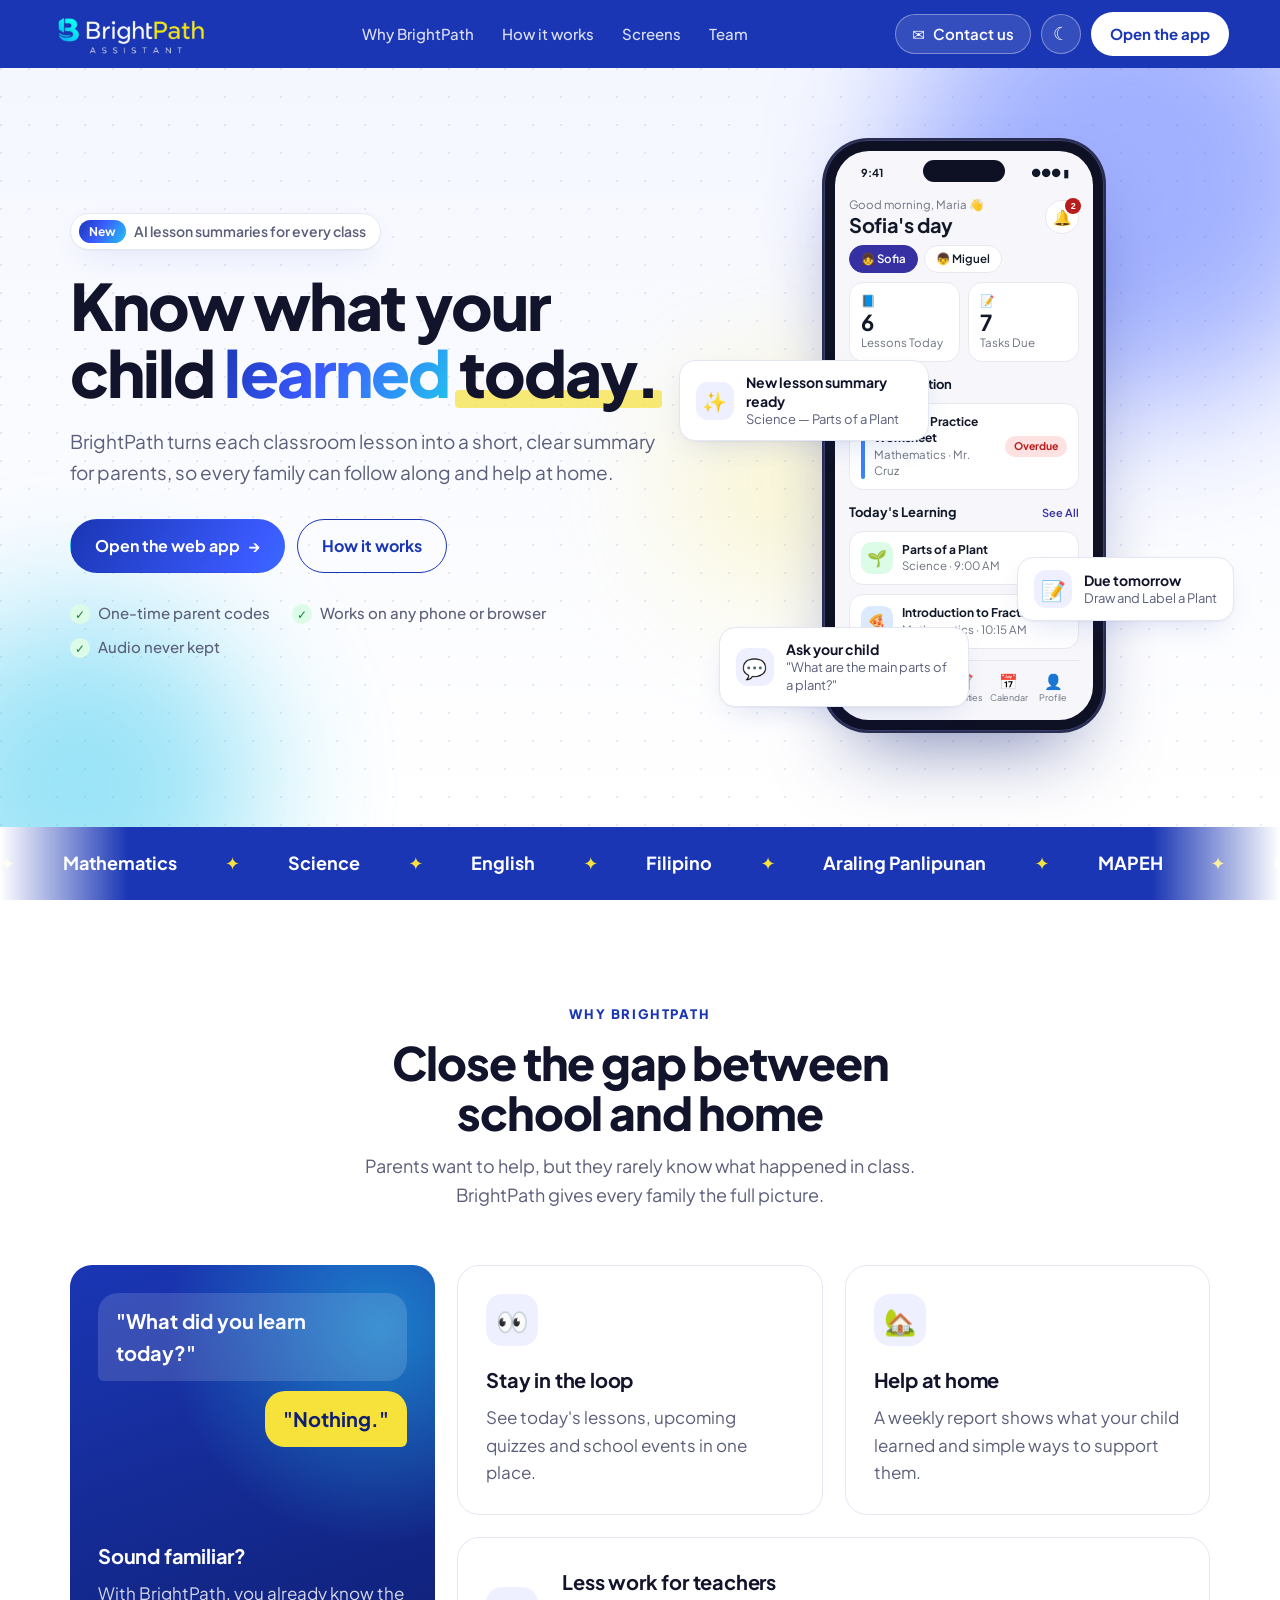
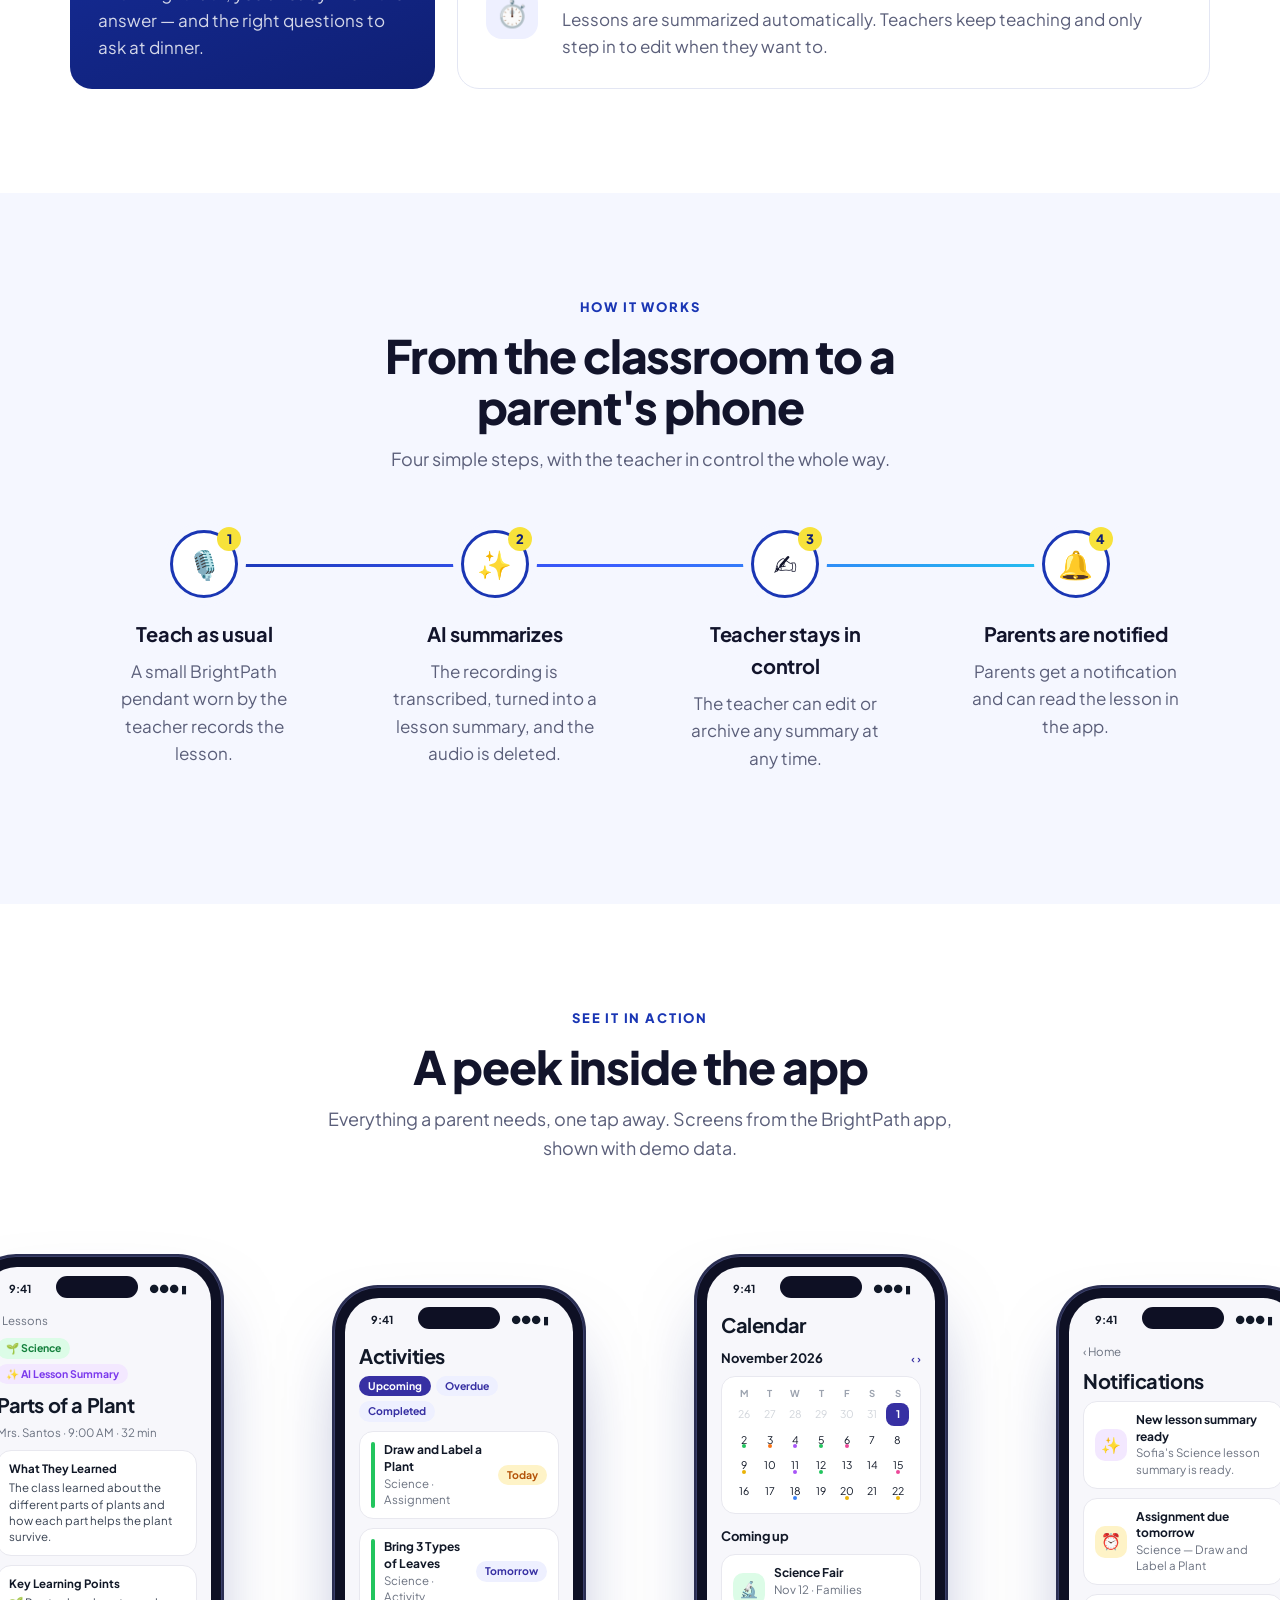
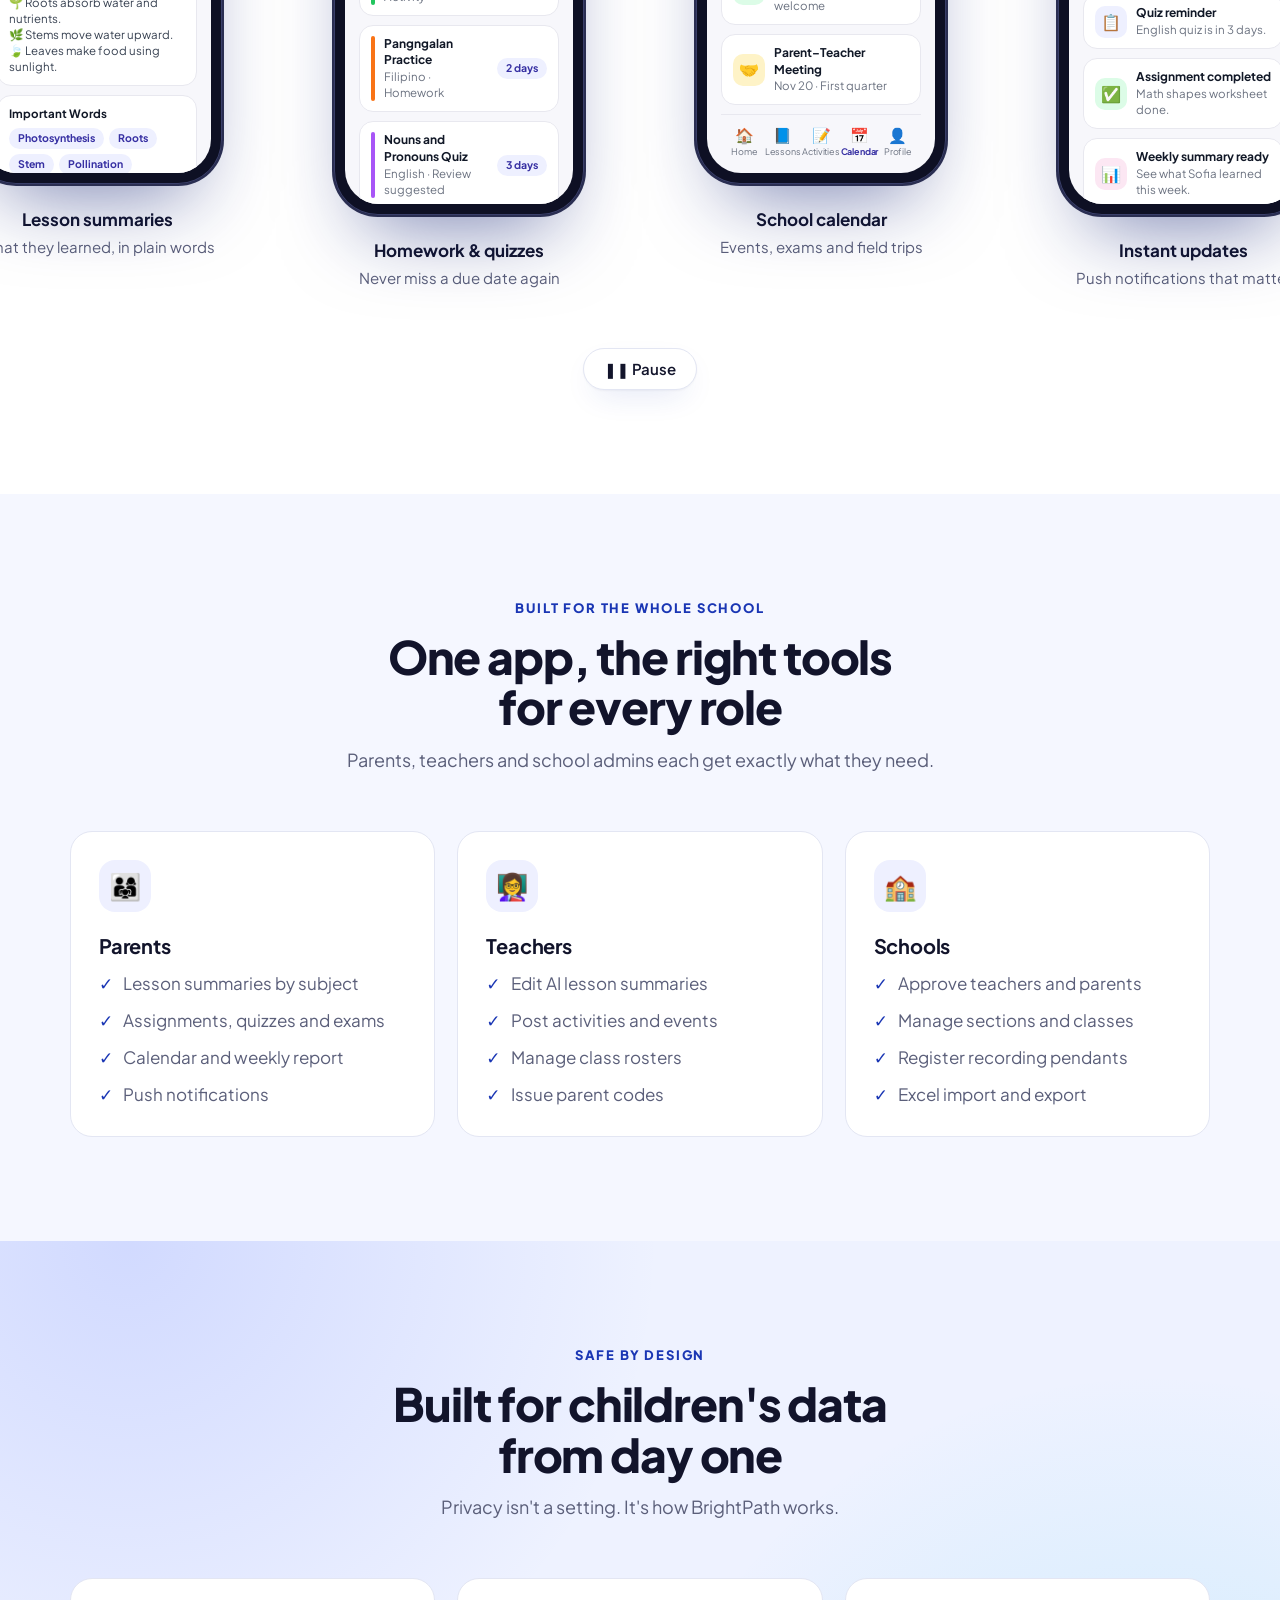
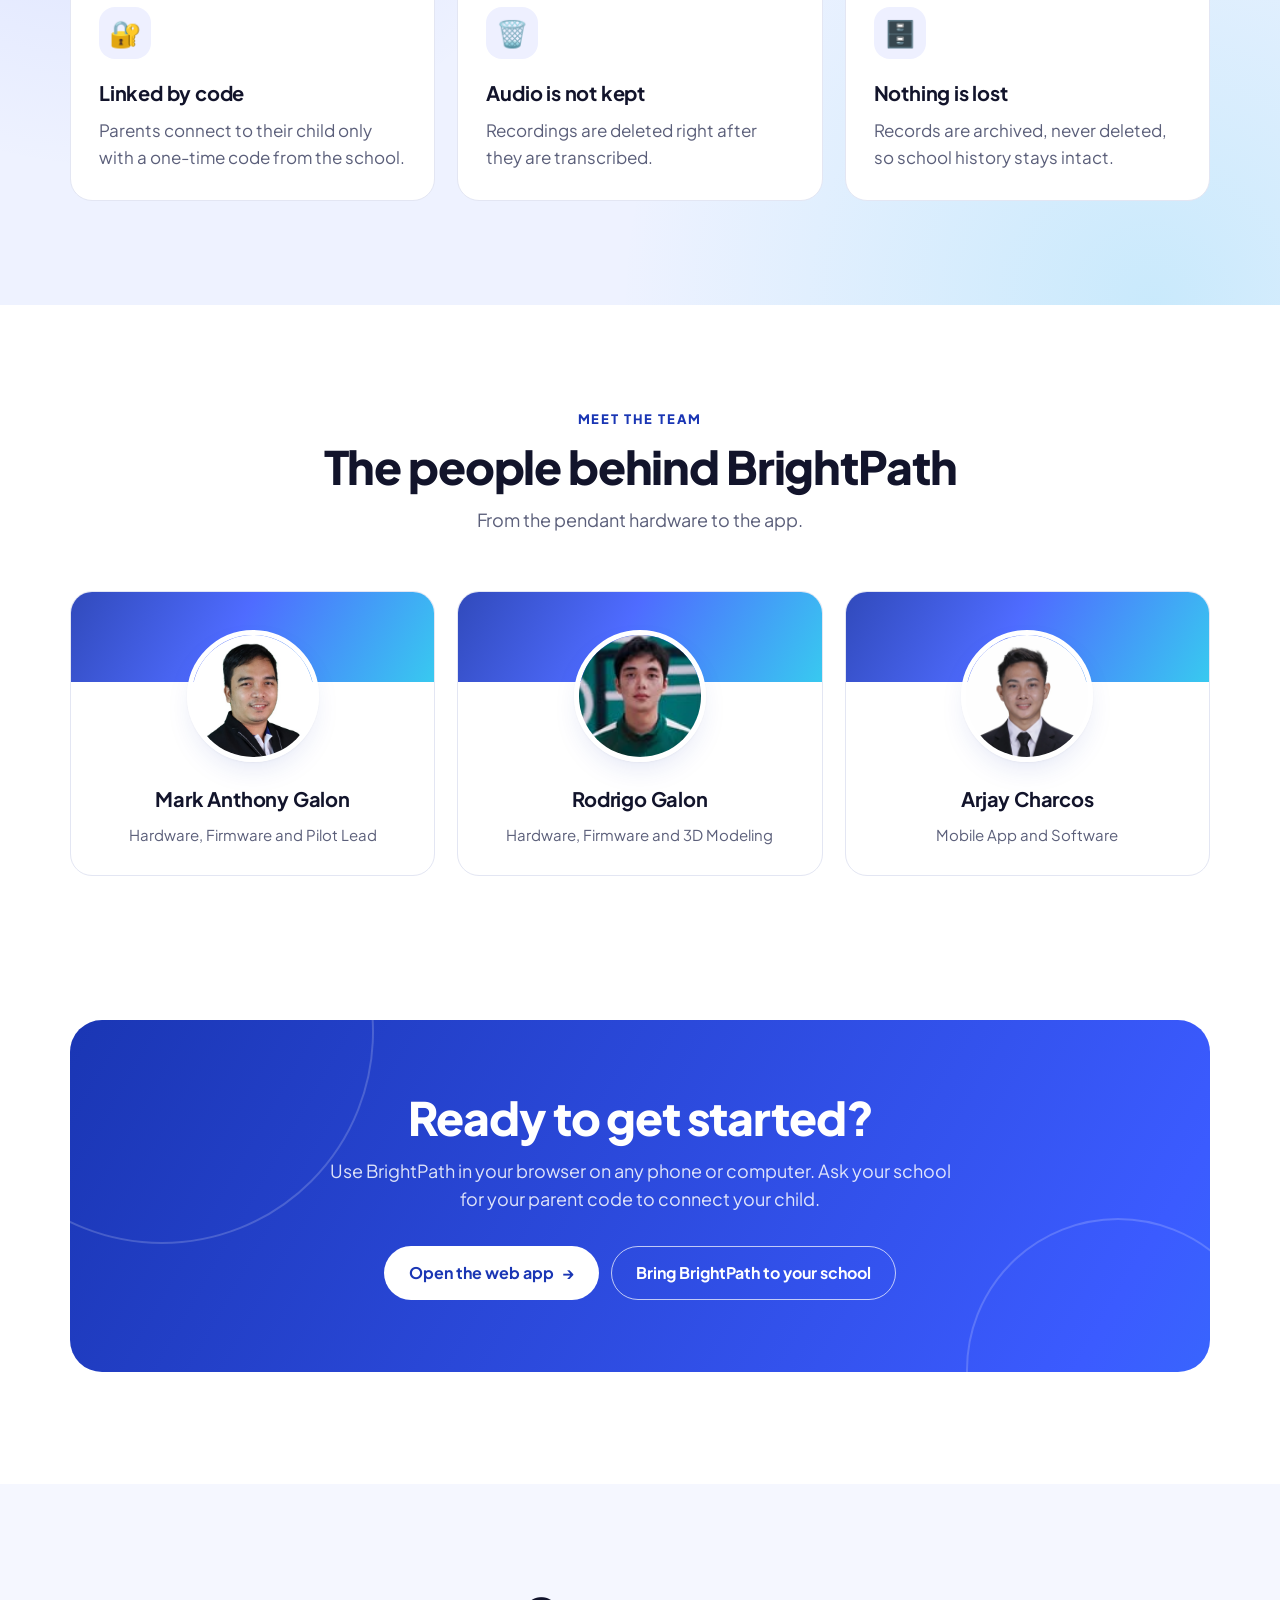
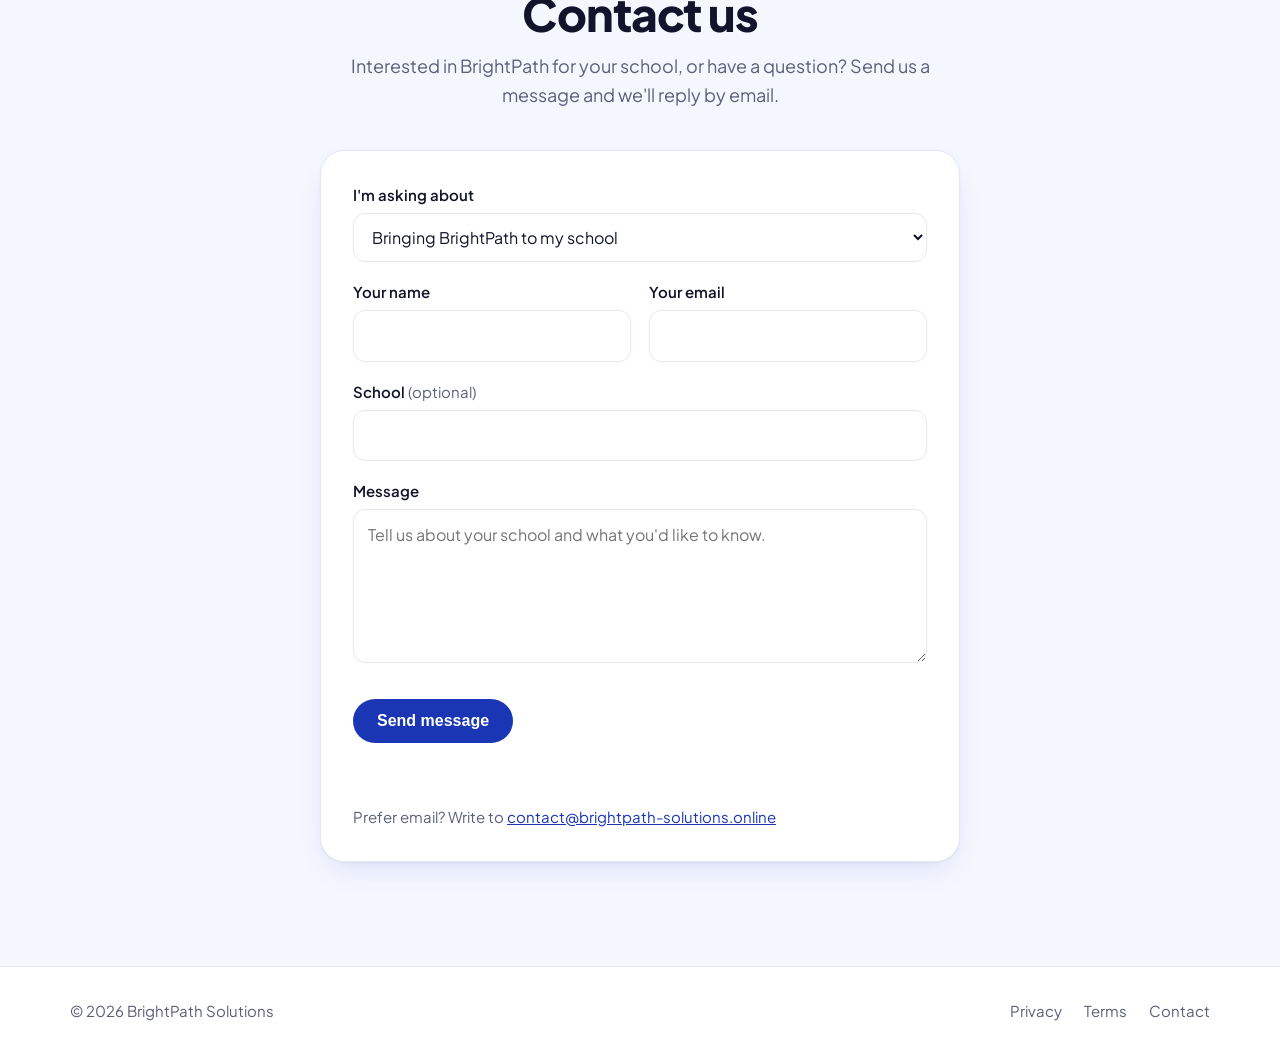
<file: index.html>
<!doctype html>
<html lang="en">
<head>
  <meta charset="utf-8">
  <meta name="viewport" content="width=device-width, initial-scale=1">
  <title>BrightPath — Know what your child learned today</title>
  <meta name="description" content="BrightPath turns classroom lessons into short summaries for parents, so every family can follow along and help at home.">
  <link rel="icon" href="images/icon.png">
  <link rel="canonical" href="https://brightpath-solutions.online/">
  <meta property="og:type" content="website">
  <meta property="og:site_name" content="BrightPath">
  <meta property="og:title" content="BrightPath — Know what your child learned today">
  <meta property="og:description" content="Short, clear summaries of every classroom lesson for parents, so families can follow along and help at home.">
  <meta property="og:url" content="https://brightpath-solutions.online/">
  <meta property="og:image" content="https://brightpath-solutions.online/images/og.png">
  <meta name="twitter:card" content="summary_large_image">
  <meta name="theme-color" content="#1A36B4">
  <link rel="stylesheet" href="style.css">
  <script src="/theme.js"></script>
  <script>document.documentElement.classList.add('js')</script>
</head>
<body>
  <header>
    <nav class="wrap">
      <a class="brand" href="/"><img src="images/logo.jpg" alt="BrightPath Assistant" width="164" height="44"></a>
      <div class="nav-links">
        <a href="#why">Why BrightPath</a>
        <a href="#how">How it works</a>
        <a href="#screens">Screens</a>
        <a href="#team">Team</a>
      </div>
      <div class="nav-actions">
        <a class="nav-contact" href="#contact" aria-label="Contact us"><span aria-hidden="true">✉</span><span class="txt">Contact us</span></a>
        <button class="theme-toggle" type="button" hidden></button>
        <a class="btn" href="https://app.brightpath-solutions.online">Open the app</a>
      </div>
    </nav>
  </header>

  <main>
    <div class="hero hero-home">
      <span class="blob b1"></span><span class="blob b2"></span><span class="blob b3"></span>
      <div class="wrap">
        <div>
          <span class="eyebrow fade-up"><b>New</b> AI lesson summaries for every class</span>
          <h1 class="fade-up" style="--d:.1s">Know what your child <span class="grad-text">learned</span> <span class="hl">today.</span></h1>
          <p class="fade-up" style="--d:.2s">BrightPath turns each classroom lesson into a short, clear summary for parents, so every family can follow along and help at home.</p>
          <div class="actions fade-up" style="--d:.3s">
            <a class="btn glow" href="https://app.brightpath-solutions.online">Open the web app <span class="arrow">→</span></a>
            <a class="btn ghost" href="#how">How it works</a>
          </div>
          <ul class="checks fade-up" style="--d:.4s">
            <li>One-time parent codes</li><li>Works on any phone or browser</li><li>Audio never kept</li>
          </ul>
        </div>

        <div class="hero-visual fade-up" style="--d:.25s">
          <div class="toast t1"><span class="ico">✨</span><div><b>New lesson summary ready</b><span>Science — Parts of a Plant</span></div></div>
          <div class="toast t2"><span class="ico">📝</span><div><b>Due tomorrow</b><span>Draw and Label a Plant</span></div></div>
          <div class="toast t3"><span class="ico">💬</span><div><b>Ask your child</b><span>"What are the main parts of a plant?"</span></div></div>
          <div class="phone" role="img" aria-label="BrightPath app home screen showing Sofia's lessons for today">
            <div class="screen">
              <div class="sb"><span>9:41</span><span>●●● ▮</span></div>
              <div class="s-row">
                <div class="grow"><span class="sub">Good morning, Maria 👋</span><h4>Sofia's day</h4></div>
                <span class="bell">🔔<i>2</i></span>
              </div>
              <div class="kids"><span>👧 Sofia</span><span>👦 Miguel</span></div>
              <div class="s-stats">
                <div class="s-card"><span>📘</span><strong>6</strong><span class="sub">Lessons Today</span></div>
                <div class="s-card"><span>📝</span><strong>7</strong><span class="sub">Tasks Due</span></div>
              </div>
              <h5>Needs Attention</h5>
              <div class="s-card s-row"><span class="bar" style="background:#3B82F6"></span><div class="grow"><b>Fractions Practice Worksheet</b><span class="sub">Mathematics · Mr. Cruz</span></div><span class="chip bad">Overdue</span></div>
              <h5>Today's Learning <small>See All</small></h5>
              <div class="s-card s-row"><span class="s-ico" style="background:#DCFCE7">🌱</span><div class="grow"><b>Parts of a Plant</b><span class="sub">Science · 9:00 AM</span></div></div>
              <div class="s-card s-row"><span class="s-ico" style="background:#DBEAFE">🍕</span><div class="grow"><b>Introduction to Fractions</b><span class="sub">Mathematics · 10:15 AM</span></div></div>
              <div class="tabbar"><span class="on"><em>🏠</em>Home</span><span><em>📘</em>Lessons</span><span><em>📝</em>Activities</span><span><em>📅</em>Calendar</span><span><em>👤</em>Profile</span></div>
            </div>
          </div>
        </div>
      </div>
    </div>

    <div class="ticker" aria-hidden="true">
      <div class="ticker-track">
        <span>Mathematics</span><span>Science</span><span>English</span><span>Filipino</span><span>Araling Panlipunan</span><span>MAPEH</span><span>GMRC</span><span>Quizzes &amp; Exams</span><span>School Events</span>
        <span>Mathematics</span><span>Science</span><span>English</span><span>Filipino</span><span>Araling Panlipunan</span><span>MAPEH</span><span>GMRC</span><span>Quizzes &amp; Exams</span><span>School Events</span>
      </div>
    </div>

    <section id="why">
      <div class="wrap">
        <span class="kicker reveal">Why BrightPath</span>
        <h2 class="reveal">Close the gap between<br>school and home</h2>
        <p class="lead reveal">Parents want to help, but they rarely know what happened in class. BrightPath gives every family the full picture.</p>
        <div class="bento">
          <div class="card quote reveal">
            <div>
              <span class="bubble">"What did you learn today?"</span>
              <span class="bubble kid">"Nothing."</span>
            </div>
            <div>
              <h3>Sound familiar?</h3>
              <p>With BrightPath, you already know the answer — and the right questions to ask at dinner.</p>
            </div>
          </div>
          <div class="card reveal" style="--d:.1s"><div class="icon">👀</div><h3>Stay in the loop</h3><p>See today's lessons, upcoming quizzes and school events in one place.</p></div>
          <div class="card reveal" style="--d:.2s"><div class="icon">🏡</div><h3>Help at home</h3><p>A weekly report shows what your child learned and simple ways to support them.</p></div>
          <div class="card wide reveal" style="--d:.3s"><div class="icon">⏱️</div><div><h3>Less work for teachers</h3><p>Lessons are summarized automatically. Teachers keep teaching and only step in to edit when they want to.</p></div></div>
        </div>
      </div>
    </section>

    <section class="alt" id="how">
      <div class="wrap">
        <span class="kicker reveal">How it works</span>
        <h2 class="reveal">From the classroom to a<br>parent's phone</h2>
        <p class="lead reveal">Four simple steps, with the teacher in control the whole way.</p>
        <div class="steps reveal">
          <div class="card"><div class="num">🎙️</div><h3>Teach as usual</h3><p>A small BrightPath pendant worn by the teacher records the lesson.</p></div>
          <div class="card"><div class="num">✨</div><h3>AI summarizes</h3><p>The recording is transcribed, turned into a lesson summary, and the audio is deleted.</p></div>
          <div class="card"><div class="num">✍️</div><h3>Teacher stays in control</h3><p>The teacher can edit or archive any summary at any time.</p></div>
          <div class="card"><div class="num">🔔</div><h3>Parents are notified</h3><p>Parents get a notification and can read the lesson in the app.</p></div>
        </div>
      </div>
    </section>

    <section id="screens">
      <div class="wrap">
        <span class="kicker reveal">See it in action</span>
        <h2 class="reveal">A peek inside the app</h2>
        <p class="lead reveal">Everything a parent needs, one tap away. Screens from the BrightPath app, shown with demo data.</p>
      </div>
      <div class="shots" tabindex="0" aria-label="App screens, use the arrow keys to browse">
        <figure class="shot reveal">
          <div class="phone" role="img" aria-label="Lesson summary screen for Parts of a Plant">
            <div class="screen">
              <div class="sb"><span>9:41</span><span>●●● ▮</span></div>
              <span class="sub">‹ Lessons</span>
              <div class="chips"><span class="chip ok">🌱 Science</span><span class="chip ai">✨ AI Lesson Summary</span></div>
              <h4>Parts of a Plant</h4>
              <span class="sub">Mrs. Santos · 9:00 AM · 32 min</span>
              <div class="s-card"><b>What They Learned</b><p>The class learned about the different parts of plants and how each part helps the plant survive.</p></div>
              <div class="s-card"><b>Key Learning Points</b><p>🌱 Roots absorb water and nutrients.<br>🌿 Stems move water upward.<br>🍃 Leaves make food using sunlight.</p></div>
              <div class="s-card"><b>Important Words</b><div class="chips" style="margin-top:6px"><span class="chip">Photosynthesis</span><span class="chip">Roots</span><span class="chip">Stem</span><span class="chip">Pollination</span></div></div>
              <div class="s-card s-note"><b>💡 Remember This</b><p>Every part of a plant has a special job.</p></div>
            </div>
          </div>
          <figcaption><b>Lesson summaries</b><span>What they learned, in plain words</span></figcaption>
        </figure>

        <figure class="shot reveal" style="--d:.1s">
          <div class="phone" role="img" aria-label="Activities screen listing homework, quizzes and projects">
            <div class="screen">
              <div class="sb"><span>9:41</span><span>●●● ▮</span></div>
              <h4>Activities</h4>
              <div class="chips"><span class="chip" style="background:#3730A3;color:#fff">Upcoming</span><span class="chip">Overdue</span><span class="chip">Completed</span></div>
              <div class="s-card s-row"><span class="bar" style="background:#22C55E"></span><div class="grow"><b>Draw and Label a Plant</b><span class="sub">Science · Assignment</span></div><span class="chip warn">Today</span></div>
              <div class="s-card s-row"><span class="bar" style="background:#22C55E"></span><div class="grow"><b>Bring 3 Types of Leaves</b><span class="sub">Science · Activity</span></div><span class="chip">Tomorrow</span></div>
              <div class="s-card s-row"><span class="bar" style="background:#F97316"></span><div class="grow"><b>Pangngalan Practice</b><span class="sub">Filipino · Homework</span></div><span class="chip">2 days</span></div>
              <div class="s-card s-row"><span class="bar" style="background:#A855F7"></span><div class="grow"><b>Nouns and Pronouns Quiz</b><span class="sub">English · Review suggested</span></div><span class="chip">3 days</span></div>
              <div class="s-card s-row"><span class="bar" style="background:#EC4899"></span><div class="grow"><b>Color Emotion Painting</b><span class="sub">MAPEH · Project</span></div><span class="chip">5 days</span></div>
              <div class="tabbar"><span><em>🏠</em>Home</span><span><em>📘</em>Lessons</span><span class="on"><em>📝</em>Activities</span><span><em>📅</em>Calendar</span><span><em>👤</em>Profile</span></div>
            </div>
          </div>
          <figcaption><b>Homework &amp; quizzes</b><span>Never miss a due date again</span></figcaption>
        </figure>

        <figure class="shot reveal" style="--d:.2s">
          <div class="phone" role="img" aria-label="Calendar screen with school events for November">
            <div class="screen">
              <div class="sb"><span>9:41</span><span>●●● ▮</span></div>
              <h4>Calendar</h4>
              <h5>November 2026 <small>‹ ›</small></h5>
              <div class="s-card">
                <div class="cal">
                  <b>M</b><b>T</b><b>W</b><b>T</b><b>F</b><b>S</b><b>S</b>
                  <span class="muted">26</span><span class="muted">27</span><span class="muted">28</span><span class="muted">29</span><span class="muted">30</span><span class="muted">31</span><span class="today">1</span>
                  <span class="dot" style="--c:#22C55E">2</span><span class="dot" style="--c:#F97316">3</span><span class="dot" style="--c:#A855F7">4</span><span class="dot" style="--c:#22C55E">5</span><span class="dot" style="--c:#EC4899">6</span><span>7</span><span>8</span>
                  <span class="dot" style="--c:#EAB308">9</span><span>10</span><span class="dot" style="--c:#A855F7">11</span><span class="dot" style="--c:#22C55E">12</span><span>13</span><span>14</span><span class="dot" style="--c:#EC4899">15</span>
                  <span>16</span><span>17</span><span class="dot">18</span><span>19</span><span class="dot" style="--c:#EAB308">20</span><span>21</span><span class="dot" style="--c:#EAB308">22</span>
                </div>
              </div>
              <h5>Coming up</h5>
              <div class="s-card s-row"><span class="s-ico" style="background:#DCFCE7">🔬</span><div class="grow"><b>Science Fair</b><span class="sub">Nov 12 · Families welcome</span></div></div>
              <div class="s-card s-row"><span class="s-ico" style="background:#FEF3C7">🤝</span><div class="grow"><b>Parent–Teacher Meeting</b><span class="sub">Nov 20 · First quarter</span></div></div>
              <div class="tabbar"><span><em>🏠</em>Home</span><span><em>📘</em>Lessons</span><span><em>📝</em>Activities</span><span class="on"><em>📅</em>Calendar</span><span><em>👤</em>Profile</span></div>
            </div>
          </div>
          <figcaption><b>School calendar</b><span>Events, exams and field trips</span></figcaption>
        </figure>

        <figure class="shot reveal" style="--d:.3s">
          <div class="phone" role="img" aria-label="Notifications screen">
            <div class="screen">
              <div class="sb"><span>9:41</span><span>●●● ▮</span></div>
              <span class="sub">‹ Home</span>
              <h4>Notifications</h4>
              <div class="s-card s-row"><span class="s-ico" style="background:#F3E8FF">✨</span><div class="grow"><b>New lesson summary ready</b><span class="sub">Sofia's Science lesson summary is ready.</span></div></div>
              <div class="s-card s-row"><span class="s-ico" style="background:#FEF3C7">⏰</span><div class="grow"><b>Assignment due tomorrow</b><span class="sub">Science — Draw and Label a Plant</span></div></div>
              <div class="s-card s-row"><span class="s-ico" style="background:#EEF0FF">📋</span><div class="grow"><b>Quiz reminder</b><span class="sub">English quiz is in 3 days.</span></div></div>
              <div class="s-card s-row"><span class="s-ico" style="background:#DCFCE7">✅</span><div class="grow"><b>Assignment completed</b><span class="sub">Math shapes worksheet done.</span></div></div>
              <div class="s-card s-row"><span class="s-ico" style="background:#FCE7F3">📊</span><div class="grow"><b>Weekly summary ready</b><span class="sub">See what Sofia learned this week.</span></div></div>
            </div>
          </div>
          <figcaption><b>Instant updates</b><span>Push notifications that matter</span></figcaption>
        </figure>
      </div>
      <div class="shot-nav" hidden>
        <button type="button" aria-pressed="false">❚❚ Pause</button>
      </div>
    </section>

    <section class="alt" id="who">
      <div class="wrap">
        <span class="kicker reveal">Built for the whole school</span>
        <h2 class="reveal">One app, the right tools<br>for every role</h2>
        <p class="lead reveal">Parents, teachers and school admins each get exactly what they need.</p>
        <div class="grid">
          <div class="card reveal"><div class="icon">👨‍👩‍👧</div><h3>Parents</h3><ul>
            <li>Lesson summaries by subject</li><li>Assignments, quizzes and exams</li>
            <li>Calendar and weekly report</li><li>Push notifications</li></ul></div>
          <div class="card reveal" style="--d:.1s"><div class="icon">👩‍🏫</div><h3>Teachers</h3><ul>
            <li>Edit AI lesson summaries</li><li>Post activities and events</li>
            <li>Manage class rosters</li><li>Issue parent codes</li></ul></div>
          <div class="card reveal" style="--d:.2s"><div class="icon">🏫</div><h3>Schools</h3><ul>
            <li>Approve teachers and parents</li><li>Manage sections and classes</li>
            <li>Register recording pendants</li><li>Excel import and export</li></ul></div>
        </div>
      </div>
    </section>

    <section class="band" id="trust">
      <div class="wrap">
        <span class="kicker reveal">Safe by design</span>
        <h2 class="reveal">Built for children's data<br>from day one</h2>
        <p class="lead reveal">Privacy isn't a setting. It's how BrightPath works.</p>
        <div class="grid">
          <div class="card reveal"><div class="icon">🔐</div><h3>Linked by code</h3><p>Parents connect to their child only with a one-time code from the school.</p></div>
          <div class="card reveal" style="--d:.1s"><div class="icon">🗑️</div><h3>Audio is not kept</h3><p>Recordings are deleted right after they are transcribed.</p></div>
          <div class="card reveal" style="--d:.2s"><div class="icon">🗄️</div><h3>Nothing is lost</h3><p>Records are archived, never deleted, so school history stays intact.</p></div>
        </div>
      </div>
    </section>

    <section id="team">
      <div class="wrap">
        <span class="kicker reveal">Meet the team</span>
        <h2 class="reveal">The people behind BrightPath</h2>
        <p class="lead reveal">From the pendant hardware to the app.</p>
        <div class="grid">
          <div class="card team reveal">
            <img src="images/mark-anthony-galon.png" alt="Mark Anthony Galon" width="132" height="132" loading="lazy">
            <h3>Mark Anthony Galon</h3><p>Hardware, Firmware and Pilot Lead</p>
          </div>
          <div class="card team reveal" style="--d:.1s">
            <img src="images/rodrigo-galon.jpg" alt="Rodrigo Galon" width="132" height="132" loading="lazy">
            <h3>Rodrigo Galon</h3><p>Hardware, Firmware and 3D Modeling</p>
          </div>
          <div class="card team reveal" style="--d:.2s">
            <img src="images/arjay-charcos.webp" alt="Arjay Charcos" width="132" height="132" loading="lazy">
            <h3>Arjay Charcos</h3><p>Mobile App and Software</p>
          </div>
        </div>
      </div>
    </section>

    <section class="cta">
      <div class="wrap">
        <div class="cta-box reveal">
          <h2>Ready to get started?</h2>
          <p class="lead">Use BrightPath in your browser on any phone or computer. Ask your school for your parent code to connect your child.</p>
          <div class="actions">
            <a class="btn" href="https://app.brightpath-solutions.online">Open the web app <span class="arrow">→</span></a>
            <a class="btn ghost" href="#contact">Bring BrightPath to your school</a>
          </div>
        </div>
      </div>
    </section>

    <section class="alt" id="contact">
      <div class="wrap">
        <h2>Contact us</h2>
        <p class="lead">Interested in BrightPath for your school, or have a question? Send us a message and we'll reply by email.</p>
        <form class="contact-form reveal" id="contact-form" novalidate>
          <div class="field">
            <label for="cf-topic">I'm asking about</label>
            <select id="cf-topic" name="topic">
              <option value="school" selected>Bringing BrightPath to my school</option>
              <option value="parent">A question as a parent</option>
              <option value="other">Something else</option>
            </select>
          </div>
          <div class="row">
            <div class="field">
              <label for="cf-name">Your name</label>
              <input id="cf-name" name="name" autocomplete="name" maxlength="100" required>
            </div>
            <div class="field">
              <label for="cf-email">Your email</label>
              <input id="cf-email" name="email" type="email" autocomplete="email" maxlength="254" required>
            </div>
          </div>
          <div class="field">
            <label for="cf-school">School <span class="opt">(optional)</span></label>
            <input id="cf-school" name="school" autocomplete="organization" maxlength="150">
          </div>
          <div class="field">
            <label for="cf-message">Message</label>
            <textarea id="cf-message" name="message" rows="5" maxlength="5000" required placeholder="Tell us about your school and what you'd like to know."></textarea>
          </div>
          <!-- Turnstile site key (public); its secret key is the TURNSTILE_SECRET setting on the Worker. -->
          <div class="cf-turnstile" data-sitekey="0x4AAAAAAFuN_ta8nuRkVyqe" data-theme="auto"></div>
          <button class="btn" type="submit">Send message</button>
          <p class="form-status" role="status" aria-live="polite"></p>
          <p class="form-alt">Prefer email? Write to <a href="mailto:contact@brightpath-solutions.online">contact@brightpath-solutions.online</a></p>
        </form>
      </div>
    </section>
  </main>

  <footer>
    <div class="wrap">
      <span>&copy; 2026 BrightPath Solutions</span>
      <span class="links">
        <a href="/privacy">Privacy</a>
        <a href="/terms">Terms</a>
        <a href="#contact">Contact</a>
      </span>
    </div>
  </footer>

  <script src="https://challenges.cloudflare.com/turnstile/v0/api.js" async defer></script>
  <script>
    const contactForm = document.getElementById('contact-form');
    const contactStatus = contactForm.querySelector('.form-status');
    contactForm.addEventListener('submit', async (e) => {
      e.preventDefault();
      if (!contactForm.reportValidity()) return;
      const button = contactForm.querySelector('button[type=submit]');
      button.disabled = true;
      contactStatus.className = 'form-status';
      contactStatus.textContent = 'Sending…';
      try {
        const res = await fetch('/api/contact', { method: 'POST', body: new FormData(contactForm) });
        const data = await res.json().catch(() => ({}));
        if (!res.ok || !data.ok) throw new Error(data.error || 'Your message could not be sent. Please try again.');
        contactForm.reset();
        contactStatus.classList.add('ok');
        contactStatus.textContent = "Thanks! Your message was sent. We'll reply to your email soon.";
      } catch (err) {
        contactStatus.classList.add('error');
        contactStatus.textContent = err.message;
      } finally {
        window.turnstile?.reset(); // each token works once
        button.disabled = false;
      }
    });
  </script>
  <script>
    const header = document.querySelector('header');
    addEventListener('scroll', () => header.classList.toggle('scrolled', scrollY > 10), { passive: true });
    const io = new IntersectionObserver((entries) => entries.forEach((e) => {
      if (e.isIntersecting) { e.target.classList.add('in'); io.unobserve(e.target); }
    }), { threshold: 0.15 });
    document.querySelectorAll('.reveal').forEach((el) => io.observe(el));

    // Screens carousel: arrow buttons, arrow keys and auto-slide, only when the phones don't all fit.
    const shots = document.querySelector('.shots');
    const shotNav = document.querySelector('.shot-nav');
    const overflows = () => shots.scrollWidth > shots.clientWidth + 4;
    const mid = (el) => { const r = el.getBoundingClientRect(); return r.left + r.width / 2; };
    const items = [...shots.children];
    const nearest = () => {
      const dist = (el) => Math.abs(mid(el) - mid(shots));
      return items.reduce((best, el, i) => (dist(el) < dist(items[best]) ? i : best), 0);
    };
    // Track the target screen so quick presses don't read a half-finished scroll; resync after any scroll settles.
    let current = 0, settle;
    shots.addEventListener('scroll', () => { clearTimeout(settle); settle = setTimeout(() => { current = nearest(); }, 150); }, { passive: true });
    const step = (dir) => {
      current = (current + dir + items.length) % items.length; // wraps around at either end
      shots.scrollBy({ left: mid(items[current]) - mid(shots), behavior: 'smooth' });
    };
    const fit = () => { shotNav.hidden = !overflows(); };
    fit();
    addEventListener('resize', fit);
    let shotsInView = false, paused = false, stopped = false;
    const toggle = shotNav.querySelector('button');
    toggle.addEventListener('click', () => {
      stopped = !stopped;
      toggle.setAttribute('aria-pressed', stopped);
      toggle.textContent = stopped ? '▶ Play' : '❚❚ Pause';
    });
    new IntersectionObserver(([e]) => { shotsInView = e.isIntersecting; }).observe(shots);
    addEventListener('keydown', (e) => {
      if (!shotsInView || !overflows() || e.target.closest?.('input, textarea, select')) return;
      if (e.key === 'ArrowRight' || e.key === 'ArrowLeft') { e.preventDefault(); step(e.key === 'ArrowRight' ? 1 : -1); }
    });
    // Hovering with a mouse pauses too; touch pointers fire enter/leave per tap, so skip them.
    shots.addEventListener('pointerenter', (e) => { if (e.pointerType === 'mouse') paused = true; });
    shots.addEventListener('pointerleave', () => { paused = false; });
    if (!matchMedia('(prefers-reduced-motion: reduce)').matches) {
      setInterval(() => { if (shotsInView && !paused && !stopped && !document.hidden && overflows()) step(1); }, 3500);
    }
  </script>
</body>
</html>
</file>
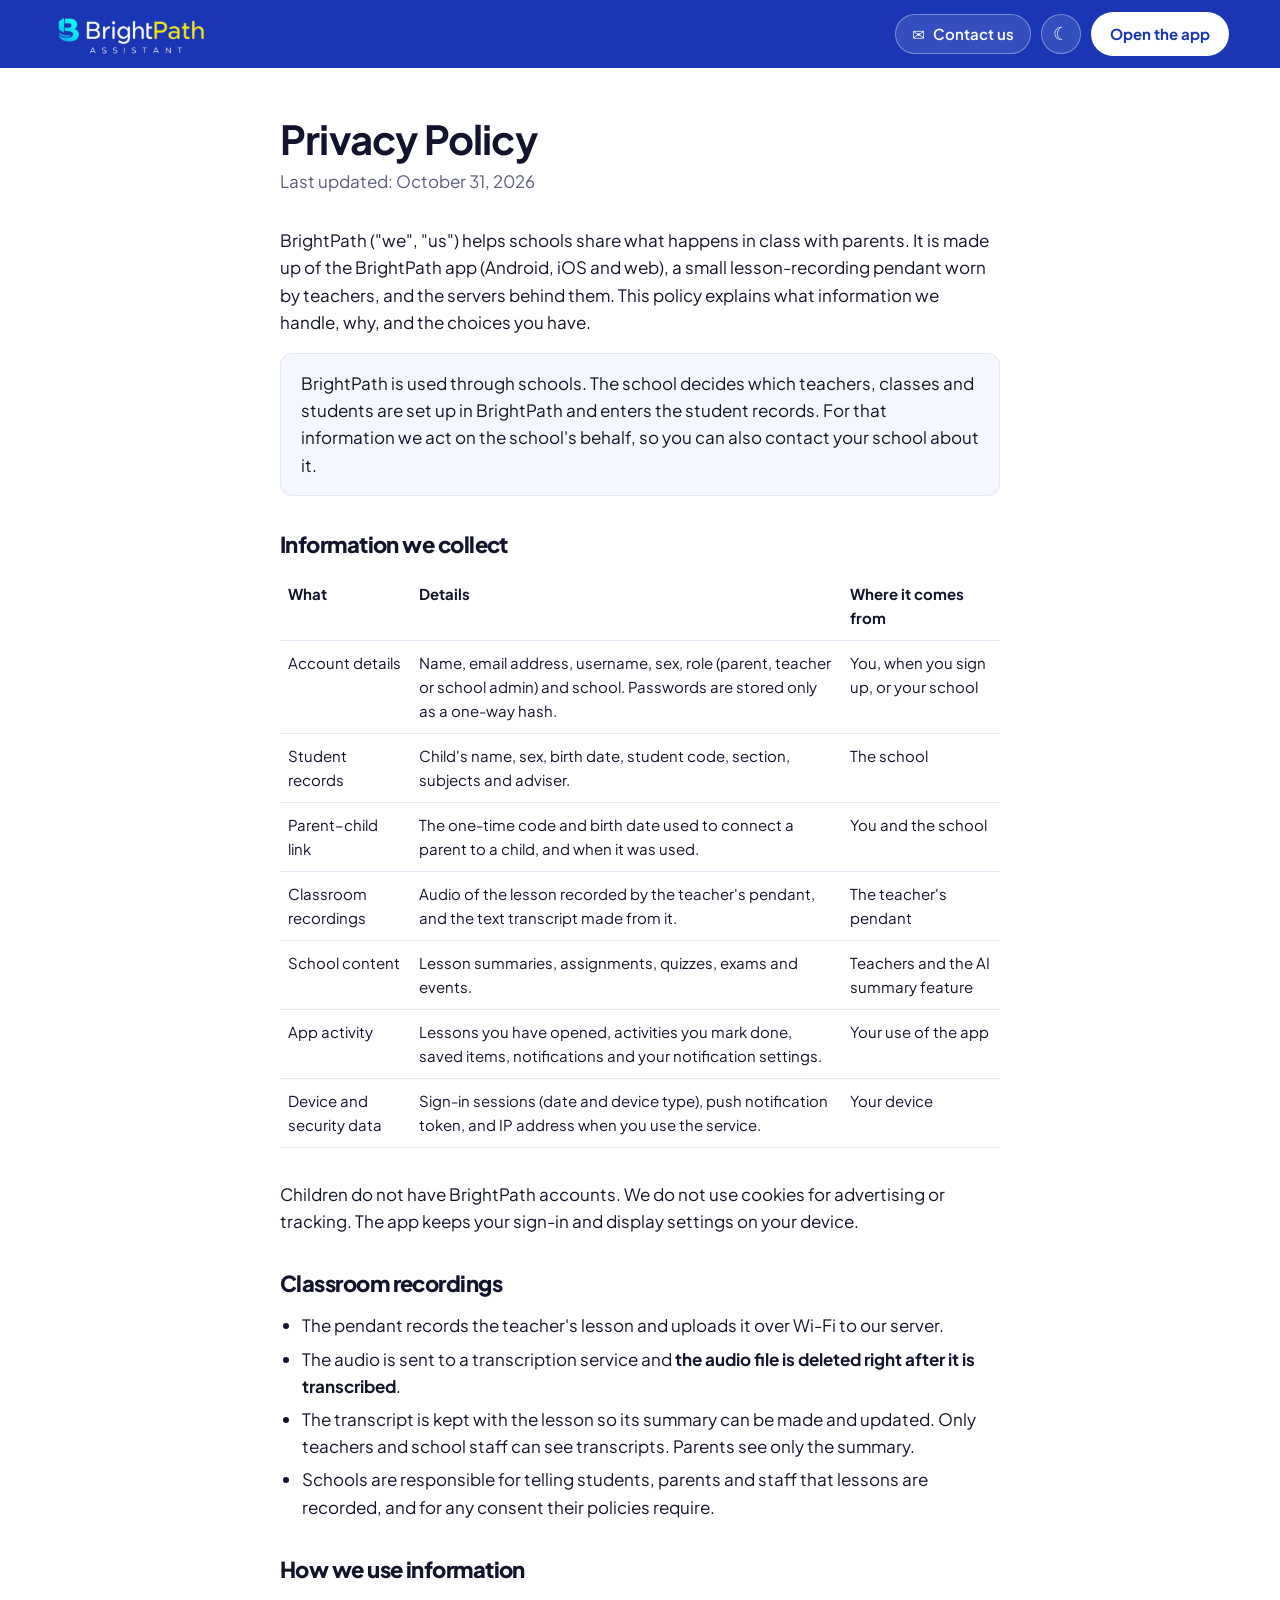
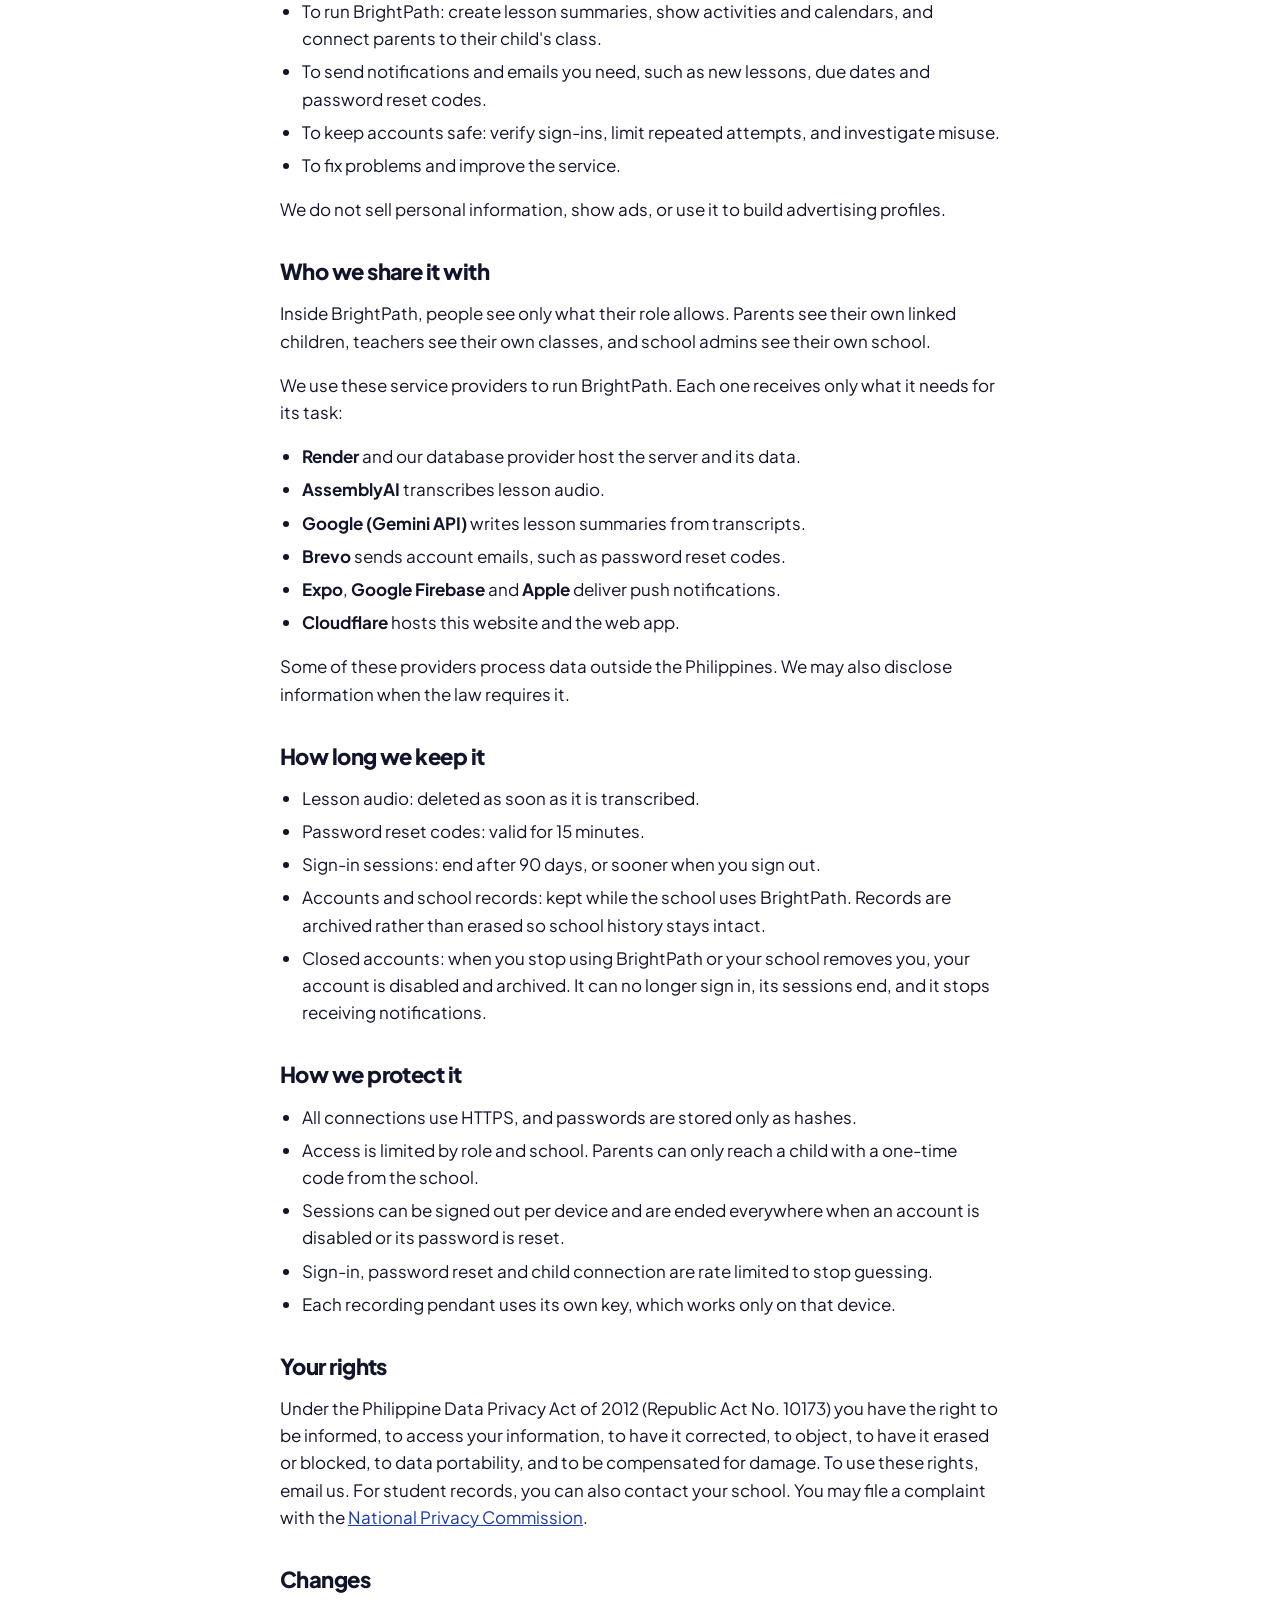
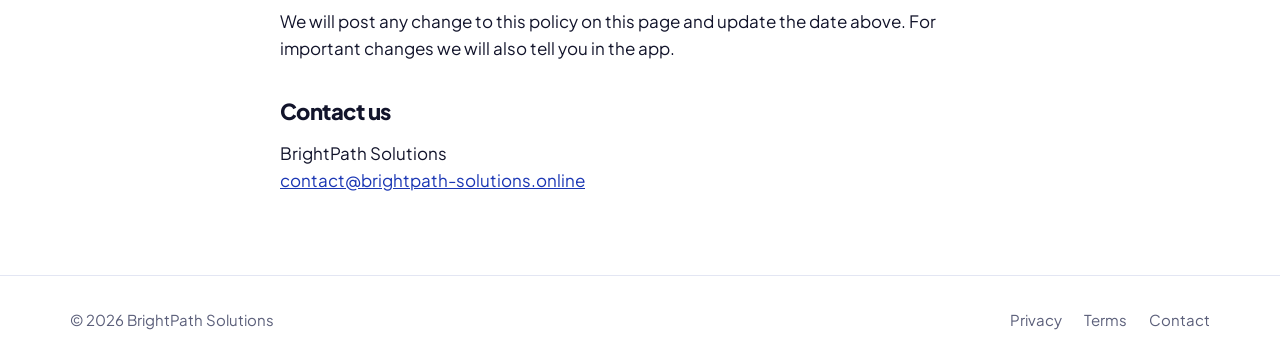
<file: privacy.html>
<!doctype html>
<html lang="en">
<head>
  <meta charset="utf-8">
  <meta name="viewport" content="width=device-width, initial-scale=1">
  <title>Privacy Policy — BrightPath</title>
  <meta name="description" content="How BrightPath collects, uses and protects information about parents, teachers, schools and students.">
  <link rel="icon" href="/images/icon.png">
  <link rel="canonical" href="https://brightpath-solutions.online/privacy">
  <meta name="theme-color" content="#1A36B4">
  <link rel="stylesheet" href="/style.css">
  <script src="/theme.js"></script>
</head>
<body>
  <header>
    <nav class="wrap">
      <a class="brand" href="/"><img src="/images/logo.jpg" alt="BrightPath Assistant" width="164" height="44"></a>
      <div class="nav-actions">
        <a class="nav-contact" href="/#contact" aria-label="Contact us"><span aria-hidden="true">✉</span><span class="txt">Contact us</span></a>
        <button class="theme-toggle" type="button" hidden></button>
        <a class="btn" href="https://app.brightpath-solutions.online">Open the app</a>
      </div>
    </nav>
  </header>

  <main class="wrap doc">
    <h1>Privacy Policy</h1>
    <p class="updated">Last updated: October 31, 2026</p>

    <p>BrightPath ("we", "us") helps schools share what happens in class with parents. It is made up of the BrightPath app (Android, iOS and web), a small lesson-recording pendant worn by teachers, and the servers behind them. This policy explains what information we handle, why, and the choices you have.</p>

    <p class="note">BrightPath is used through schools. The school decides which teachers, classes and students are set up in BrightPath and enters the student records. For that information we act on the school's behalf, so you can also contact your school about it.</p>

    <h2>Information we collect</h2>
    <div class="table-scroll">
    <table>
      <tr><th>What</th><th>Details</th><th>Where it comes from</th></tr>
      <tr><td>Account details</td><td>Name, email address, username, sex, role (parent, teacher or school admin) and school. Passwords are stored only as a one-way hash.</td><td>You, when you sign up, or your school</td></tr>
      <tr><td>Student records</td><td>Child's name, sex, birth date, student code, section, subjects and adviser.</td><td>The school</td></tr>
      <tr><td>Parent–child link</td><td>The one-time code and birth date used to connect a parent to a child, and when it was used.</td><td>You and the school</td></tr>
      <tr><td>Classroom recordings</td><td>Audio of the lesson recorded by the teacher's pendant, and the text transcript made from it.</td><td>The teacher's pendant</td></tr>
      <tr><td>School content</td><td>Lesson summaries, assignments, quizzes, exams and events.</td><td>Teachers and the AI summary feature</td></tr>
      <tr><td>App activity</td><td>Lessons you have opened, activities you mark done, saved items, notifications and your notification settings.</td><td>Your use of the app</td></tr>
      <tr><td>Device and security data</td><td>Sign-in sessions (date and device type), push notification token, and IP address when you use the service.</td><td>Your device</td></tr>
    </table>
    </div>
    <p>Children do not have BrightPath accounts. We do not use cookies for advertising or tracking. The app keeps your sign-in and display settings on your device.</p>

    <h2>Classroom recordings</h2>
    <ul>
      <li>The pendant records the teacher's lesson and uploads it over Wi-Fi to our server.</li>
      <li>The audio is sent to a transcription service and <strong>the audio file is deleted right after it is transcribed</strong>.</li>
      <li>The transcript is kept with the lesson so its summary can be made and updated. Only teachers and school staff can see transcripts. Parents see only the summary.</li>
      <li>Schools are responsible for telling students, parents and staff that lessons are recorded, and for any consent their policies require.</li>
    </ul>

    <h2>How we use information</h2>
    <ul>
      <li>To run BrightPath: create lesson summaries, show activities and calendars, and connect parents to their child's class.</li>
      <li>To send notifications and emails you need, such as new lessons, due dates and password reset codes.</li>
      <li>To keep accounts safe: verify sign-ins, limit repeated attempts, and investigate misuse.</li>
      <li>To fix problems and improve the service.</li>
    </ul>
    <p>We do not sell personal information, show ads, or use it to build advertising profiles.</p>

    <h2>Who we share it with</h2>
    <p>Inside BrightPath, people see only what their role allows. Parents see their own linked children, teachers see their own classes, and school admins see their own school.</p>
    <p>We use these service providers to run BrightPath. Each one receives only what it needs for its task:</p>
    <ul>
      <li><strong>Render</strong> and our database provider host the server and its data.</li>
      <li><strong>AssemblyAI</strong> transcribes lesson audio.</li>
      <li><strong>Google (Gemini API)</strong> writes lesson summaries from transcripts.</li>
      <li><strong>Brevo</strong> sends account emails, such as password reset codes.</li>
      <li><strong>Expo</strong>, <strong>Google Firebase</strong> and <strong>Apple</strong> deliver push notifications.</li>
      <li><strong>Cloudflare</strong> hosts this website and the web app.</li>
    </ul>
    <p>Some of these providers process data outside the Philippines. We may also disclose information when the law requires it.</p>

    <h2>How long we keep it</h2>
    <ul>
      <li>Lesson audio: deleted as soon as it is transcribed.</li>
      <li>Password reset codes: valid for 15 minutes.</li>
      <li>Sign-in sessions: end after 90 days, or sooner when you sign out.</li>
      <li>Accounts and school records: kept while the school uses BrightPath. Records are archived rather than erased so school history stays intact.</li>
      <li>Closed accounts: when you stop using BrightPath or your school removes you, your account is disabled and archived. It can no longer sign in, its sessions end, and it stops receiving notifications.</li>
    </ul>

    <h2>How we protect it</h2>
    <ul>
      <li>All connections use HTTPS, and passwords are stored only as hashes.</li>
      <li>Access is limited by role and school. Parents can only reach a child with a one-time code from the school.</li>
      <li>Sessions can be signed out per device and are ended everywhere when an account is disabled or its password is reset.</li>
      <li>Sign-in, password reset and child connection are rate limited to stop guessing.</li>
      <li>Each recording pendant uses its own key, which works only on that device.</li>
    </ul>

    <h2>Your rights</h2>
    <p>Under the Philippine Data Privacy Act of 2012 (Republic Act No. 10173) you have the right to be informed, to access your information, to have it corrected, to object, to have it erased or blocked, to data portability, and to be compensated for damage. To use these rights, email us. For student records, you can also contact your school. You may file a complaint with the <a href="https://privacy.gov.ph">National Privacy Commission</a>.</p>

    <h2>Changes</h2>
    <p>We will post any change to this policy on this page and update the date above. For important changes we will also tell you in the app.</p>

    <h2>Contact us</h2>
    <p>BrightPath Solutions<br><a href="mailto:contact@brightpath-solutions.online">contact@brightpath-solutions.online</a></p>
  </main>

  <footer>
    <div class="wrap">
      <span>&copy; 2026 BrightPath Solutions</span>
      <span class="links">
        <a href="/privacy">Privacy</a>
        <a href="/terms">Terms</a>
        <a href="/#contact">Contact</a>
      </span>
    </div>
  </footer>
</body>
</html>
</file>
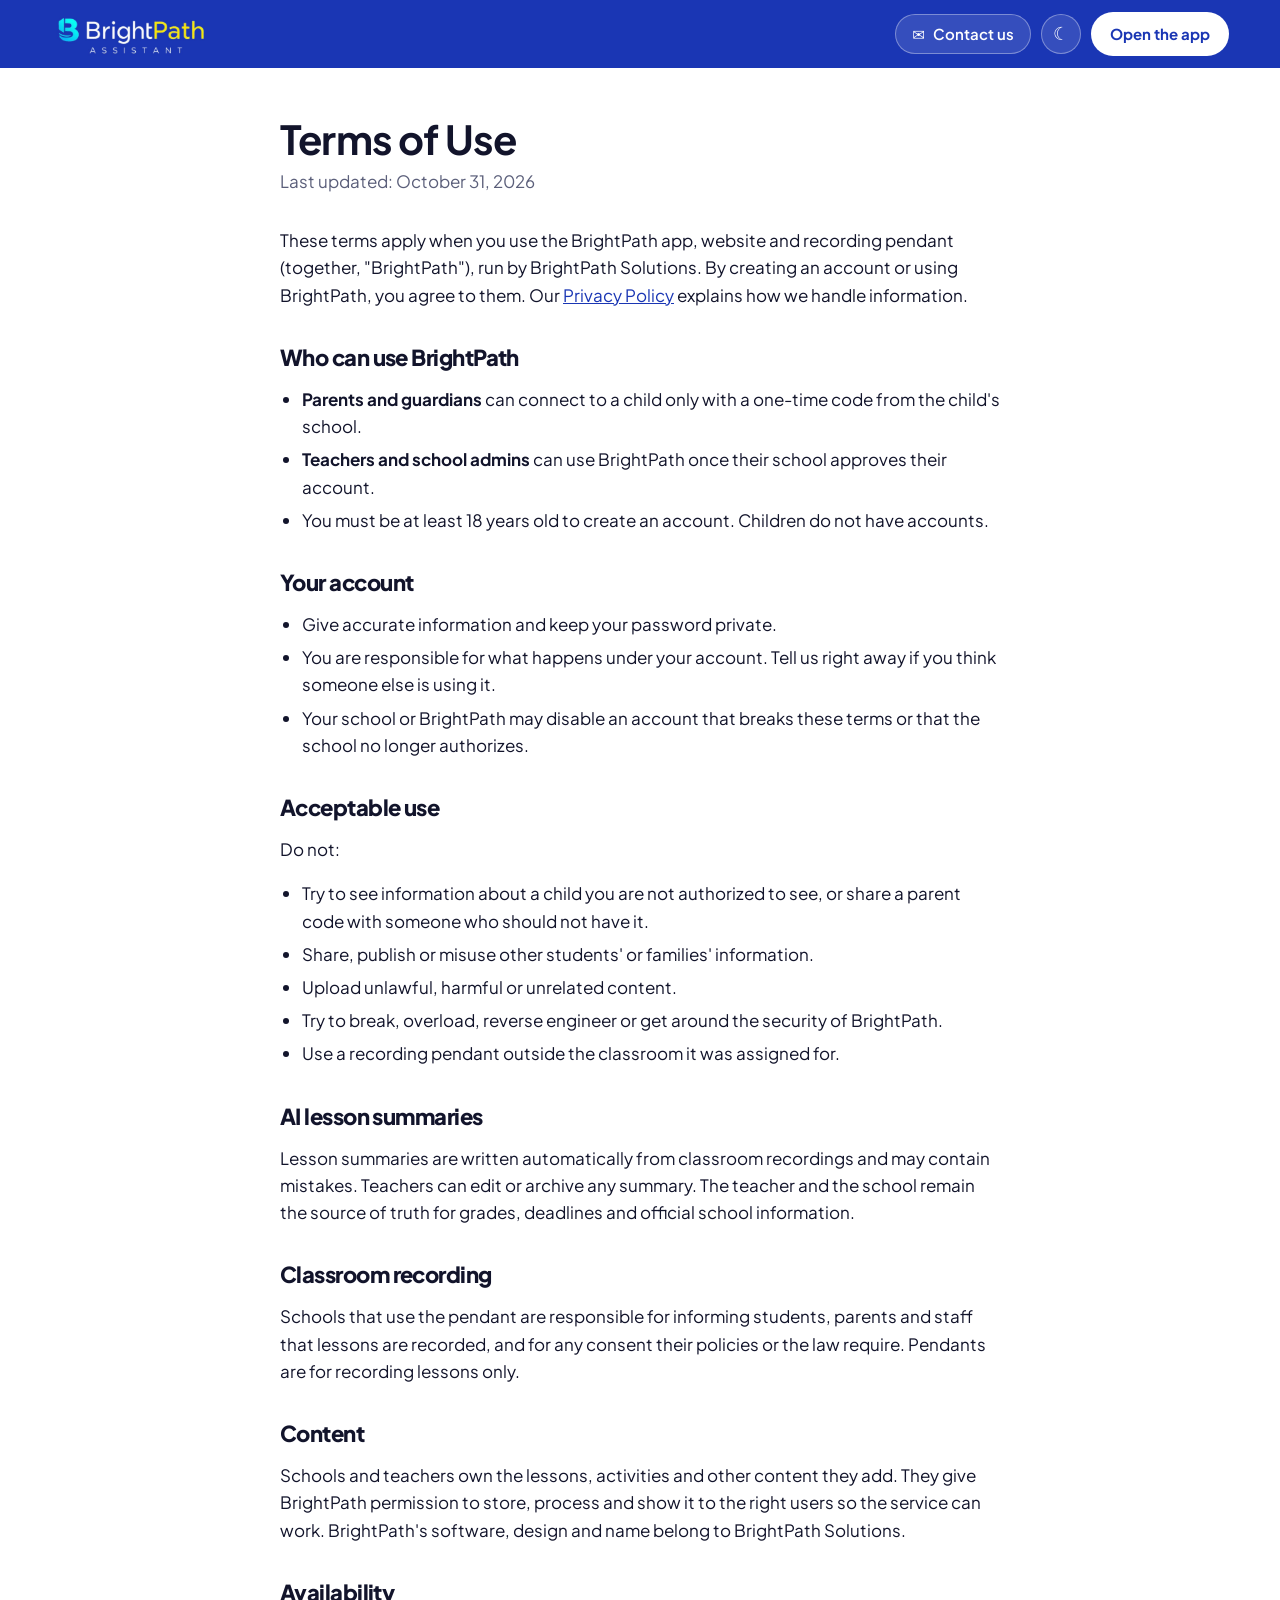
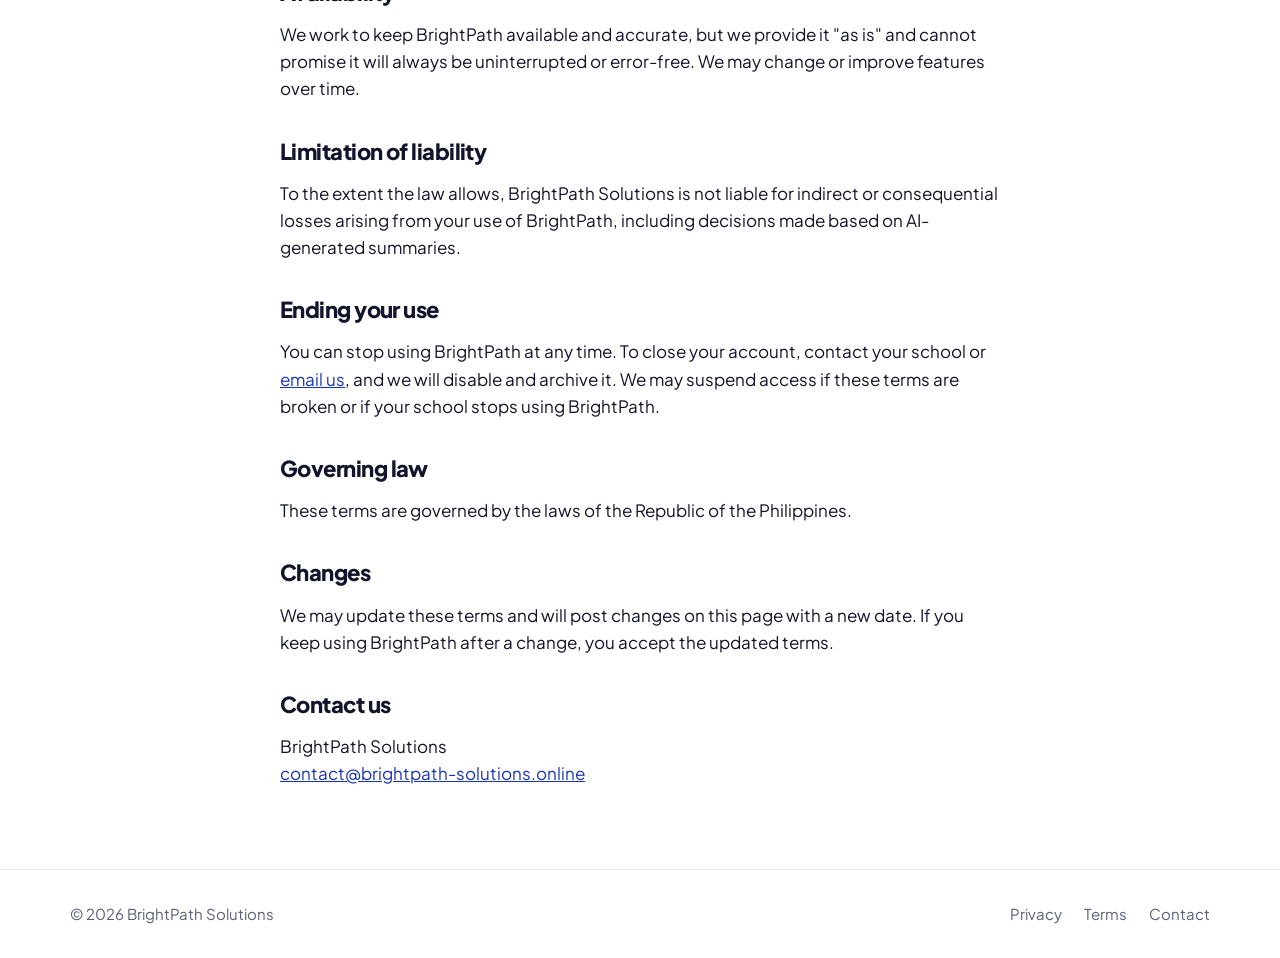
<file: terms.html>
<!doctype html>
<html lang="en">
<head>
  <meta charset="utf-8">
  <meta name="viewport" content="width=device-width, initial-scale=1">
  <title>Terms of Use — BrightPath</title>
  <meta name="description" content="The terms that apply when you use BrightPath.">
  <link rel="icon" href="/images/icon.png">
  <link rel="canonical" href="https://brightpath-solutions.online/terms">
  <meta name="theme-color" content="#1A36B4">
  <link rel="stylesheet" href="/style.css">
  <script src="/theme.js"></script>
</head>
<body>
  <header>
    <nav class="wrap">
      <a class="brand" href="/"><img src="/images/logo.jpg" alt="BrightPath Assistant" width="164" height="44"></a>
      <div class="nav-actions">
        <a class="nav-contact" href="/#contact" aria-label="Contact us"><span aria-hidden="true">✉</span><span class="txt">Contact us</span></a>
        <button class="theme-toggle" type="button" hidden></button>
        <a class="btn" href="https://app.brightpath-solutions.online">Open the app</a>
      </div>
    </nav>
  </header>

  <main class="wrap doc">
    <h1>Terms of Use</h1>
    <p class="updated">Last updated: October 31, 2026</p>

    <p>These terms apply when you use the BrightPath app, website and recording pendant (together, "BrightPath"), run by BrightPath Solutions. By creating an account or using BrightPath, you agree to them. Our <a href="/privacy">Privacy Policy</a> explains how we handle information.</p>

    <h2>Who can use BrightPath</h2>
    <ul>
      <li><strong>Parents and guardians</strong> can connect to a child only with a one-time code from the child's school.</li>
      <li><strong>Teachers and school admins</strong> can use BrightPath once their school approves their account.</li>
      <li>You must be at least 18 years old to create an account. Children do not have accounts.</li>
    </ul>

    <h2>Your account</h2>
    <ul>
      <li>Give accurate information and keep your password private.</li>
      <li>You are responsible for what happens under your account. Tell us right away if you think someone else is using it.</li>
      <li>Your school or BrightPath may disable an account that breaks these terms or that the school no longer authorizes.</li>
    </ul>

    <h2>Acceptable use</h2>
    <p>Do not:</p>
    <ul>
      <li>Try to see information about a child you are not authorized to see, or share a parent code with someone who should not have it.</li>
      <li>Share, publish or misuse other students' or families' information.</li>
      <li>Upload unlawful, harmful or unrelated content.</li>
      <li>Try to break, overload, reverse engineer or get around the security of BrightPath.</li>
      <li>Use a recording pendant outside the classroom it was assigned for.</li>
    </ul>

    <h2>AI lesson summaries</h2>
    <p>Lesson summaries are written automatically from classroom recordings and may contain mistakes. Teachers can edit or archive any summary. The teacher and the school remain the source of truth for grades, deadlines and official school information.</p>

    <h2>Classroom recording</h2>
    <p>Schools that use the pendant are responsible for informing students, parents and staff that lessons are recorded, and for any consent their policies or the law require. Pendants are for recording lessons only.</p>

    <h2>Content</h2>
    <p>Schools and teachers own the lessons, activities and other content they add. They give BrightPath permission to store, process and show it to the right users so the service can work. BrightPath's software, design and name belong to BrightPath Solutions.</p>

    <h2>Availability</h2>
    <p>We work to keep BrightPath available and accurate, but we provide it "as is" and cannot promise it will always be uninterrupted or error-free. We may change or improve features over time.</p>

    <h2>Limitation of liability</h2>
    <p>To the extent the law allows, BrightPath Solutions is not liable for indirect or consequential losses arising from your use of BrightPath, including decisions made based on AI-generated summaries.</p>

    <h2>Ending your use</h2>
    <p>You can stop using BrightPath at any time. To close your account, contact your school or <a href="mailto:contact@brightpath-solutions.online">email us</a>, and we will disable and archive it. We may suspend access if these terms are broken or if your school stops using BrightPath.</p>

    <h2>Governing law</h2>
    <p>These terms are governed by the laws of the Republic of the Philippines.</p>

    <h2>Changes</h2>
    <p>We may update these terms and will post changes on this page with a new date. If you keep using BrightPath after a change, you accept the updated terms.</p>

    <h2>Contact us</h2>
    <p>BrightPath Solutions<br><a href="mailto:contact@brightpath-solutions.online">contact@brightpath-solutions.online</a></p>
  </main>

  <footer>
    <div class="wrap">
      <span>&copy; 2026 BrightPath Solutions</span>
      <span class="links">
        <a href="/privacy">Privacy</a>
        <a href="/terms">Terms</a>
        <a href="/#contact">Contact</a>
      </span>
    </div>
  </footer>
</body>
</html>
</file>
<file: style.css>
@import url("https://fonts.googleapis.com/css2?family=Plus+Jakarta+Sans:wght@400;500;600;700;800&display=swap");

:root {
  --brand: #1A36B4; /* logo background */
  --brand-deep: #0F1F73;
  --cyan: #22C3EE;  /* logo mark */
  --sun: #F7E23B;   /* logo "Path" */
  --primary: #1A36B4;
  --primary-soft: #EEF0FF;
  --text: #12142B;
  --muted: #5B5F7A;
  --bg: #FFFFFF;
  --surface: #F5F7FF;
  --card: #FFFFFF;
  --border: #E3E6F3;
  --shadow: 0 1px 2px rgba(18, 20, 43, .04), 0 12px 32px -12px rgba(26, 54, 180, .18);
  --band-a: rgba(59, 91, 255, .16);
  --band-b: rgba(34, 195, 238, .18);
  --band-base: #EEF2FF;
  --grad: linear-gradient(120deg, #1A36B4 0%, #3B5BFF 45%, #22C3EE 100%);
  color-scheme: light;
}
/* Dark tokens: follow the device unless the header toggle (theme.js) picked a theme. */
@media (prefers-color-scheme: dark) {
  :root:not([data-theme="light"]) {
    --primary: #8FA6FF;
    --primary-soft: #1E2350;
    --text: #EDEFFA;
    --muted: #A2A7C4;
    --bg: #0B0D1C;
    --surface: #111430;
    --card: #151938;
    --border: #262B55;
    --shadow: 0 1px 2px rgba(0, 0, 0, .3), 0 16px 40px -16px rgba(0, 0, 0, .6);
    --band-a: rgba(59, 91, 255, .5);
    --band-b: rgba(34, 195, 238, .35);
    --band-base: #0B1150;
    color-scheme: dark;
  }
}
:root[data-theme="dark"] {
  --primary: #8FA6FF;
  --primary-soft: #1E2350;
  --text: #EDEFFA;
  --muted: #A2A7C4;
  --bg: #0B0D1C;
  --surface: #111430;
  --card: #151938;
  --border: #262B55;
  --shadow: 0 1px 2px rgba(0, 0, 0, .3), 0 16px 40px -16px rgba(0, 0, 0, .6);
  --band-a: rgba(59, 91, 255, .5);
  --band-b: rgba(34, 195, 238, .35);
  --band-base: #0B1150;
  color-scheme: dark;
}
* { box-sizing: border-box; }
html { scroll-behavior: smooth; scroll-padding-top: 80px; }
body {
  margin: 0;
  font: 17px/1.6 "Plus Jakarta Sans", system-ui, -apple-system, "Segoe UI", Roboto, sans-serif;
  color: var(--text);
  background: var(--bg);
  overflow-x: hidden;
  transition: background-color .3s, color .3s;
}
a { color: var(--primary); }
img { max-width: 100%; }
.wrap { max-width: 1180px; margin: 0 auto; padding: 0 20px; }

/* Header */
header {
  position: sticky; top: 0; z-index: 50;
  background: var(--brand); /* solid, so the logo's own #1A36B4 background blends in */
  transition: box-shadow .3s;
}
header.scrolled { box-shadow: 0 10px 30px -10px rgba(15, 31, 115, .5); }
/* The header spans edge to edge instead of the 1180px content column. */
header nav.wrap { max-width: none; padding: 0 clamp(20px, 4vw, 56px); }
nav { display: flex; align-items: center; justify-content: space-between; height: 68px; gap: 12px; }
.brand { min-width: 0; }
.brand img { display: block; height: 44px; width: auto; object-fit: contain; }
@media (max-width: 400px) { .brand img { height: 32px; } nav .btn { padding: 8px 14px; } .nav-actions { gap: 8px; } }
.nav-links { display: flex; gap: 28px; }
.nav-links a { color: rgba(255, 255, 255, .85); text-decoration: none; font-weight: 500; font-size: 15px; position: relative; }
.nav-links a::after {
  content: ""; position: absolute; left: 0; right: 0; bottom: -4px; height: 2px; border-radius: 2px;
  background: var(--sun); transform: scaleX(0); transition: transform .25s;
}
.nav-links a:hover { color: #fff; }
.nav-links a:hover::after { transform: scaleX(1); }
@media (max-width: 860px) { .nav-links { display: none; } }
.nav-actions { display: flex; align-items: center; gap: 10px; }
.theme-toggle {
  width: 40px; height: 40px; border-radius: 50%; flex: none; cursor: pointer; font-size: 18px; line-height: 1;
  border: 1px solid rgba(255, 255, 255, .35); background: rgba(255, 255, 255, .12); color: #fff;
  transition: background .2s, transform .3s;
}
.theme-toggle:hover { background: rgba(255, 255, 255, .25); transform: rotate(20deg); }
.nav-contact {
  display: inline-flex; align-items: center; justify-content: center; gap: 8px; height: 40px; padding: 0 16px; border-radius: 999px;
  border: 1px solid rgba(255, 255, 255, .35); background: rgba(255, 255, 255, .12); color: #fff;
  font-weight: 600; font-size: 15px; text-decoration: none; white-space: nowrap; transition: background .2s;
}
.nav-contact:hover { background: rgba(255, 255, 255, .25); }
/* Narrow phones: icon only, so the header still fits on one line. */
@media (max-width: 600px) { .nav-contact { width: 40px; padding: 0; } .nav-contact .txt { display: none; } }

/* Buttons */
.btn {
  display: inline-flex; align-items: center; gap: 8px; padding: 13px 24px; border-radius: 999px;
  background: var(--primary); color: #fff; font-weight: 700; text-decoration: none; font-size: 16px;
  border: 1.5px solid transparent;
  transition: transform .2s, box-shadow .2s, background .2s;
}
.btn:hover { transform: translateY(-2px); box-shadow: 0 12px 24px -10px rgba(26, 54, 180, .6); }
.btn.glow { background: var(--grad); background-size: 200% 100%; animation: shimmer 6s linear infinite; }
.btn.ghost { background: transparent; color: var(--primary); border-color: currentColor; }
.btn .arrow { transition: transform .2s; }
.btn:hover .arrow { transform: translateX(4px); }
nav .btn { padding: 9px 18px; background: #fff; color: var(--brand); white-space: nowrap; font-size: 15px; }
@keyframes shimmer { to { background-position: -200% 0; } }

/* Hero (also used by 404) */
.hero { padding: 80px 0 64px; text-align: center; }
.hero h1 { font-size: clamp(36px, 6vw, 64px); line-height: 1.05; margin: 0 0 20px; letter-spacing: -0.03em; font-weight: 800; }
.hero p { font-size: 19px; color: var(--muted); max-width: 640px; margin: 0 auto 32px; }
.actions { display: flex; gap: 12px; justify-content: center; flex-wrap: wrap; }

.hero-home {
  position: relative; isolation: isolate; text-align: left; padding: 72px 0 96px; overflow: hidden;
  background:
    radial-gradient(circle at 1px 1px, rgba(26, 54, 180, .10) 1px, transparent 0) 0 0 / 28px 28px,
    linear-gradient(180deg, var(--surface), var(--bg));
}
.hero-home .wrap { display: grid; grid-template-columns: 1.1fr .9fr; gap: 48px; align-items: center; }
.hero-home p { margin-left: 0; }
.hero-home .actions { justify-content: flex-start; }
.blob { position: absolute; z-index: -1; border-radius: 50%; filter: blur(70px); opacity: .45; animation: drift 18s ease-in-out infinite alternate; }
.blob.b1 { width: 460px; height: 460px; background: #3B5BFF; top: -120px; right: -80px; }
.blob.b2 { width: 360px; height: 360px; background: var(--cyan); bottom: -140px; left: -100px; animation-delay: -6s; }
.blob.b3 { width: 220px; height: 220px; background: var(--sun); top: 40%; right: 30%; opacity: .25; animation-delay: -12s; }
@keyframes drift { to { transform: translate(40px, 30px) scale(1.12); } }
.eyebrow {
  display: inline-flex; align-items: center; gap: 8px; padding: 6px 14px 6px 8px; border-radius: 999px; margin-bottom: 22px;
  background: var(--card); border: 1px solid var(--border); font-size: 14px; font-weight: 600; color: var(--muted); box-shadow: var(--shadow);
}
.eyebrow b { background: var(--grad); color: #fff; padding: 2px 10px; border-radius: 999px; font-size: 12px; }
.grad-text { background: var(--grad); -webkit-background-clip: text; background-clip: text; color: transparent; }
.hl { position: relative; white-space: nowrap; }
.hl::after {
  content: ""; position: absolute; left: -2%; right: -2%; bottom: .06em; height: .28em; z-index: -1; border-radius: 4px;
  background: var(--sun); opacity: .7; transform-origin: left; animation: underline 1s .8s both cubic-bezier(.2, .8, .2, 1);
}
@keyframes underline { from { transform: scaleX(0); } }
.checks { display: flex; flex-wrap: wrap; gap: 10px 22px; margin: 28px 0 0; padding: 0; list-style: none; font-size: 15px; color: var(--muted); font-weight: 500; }
.checks li::before { content: "✓"; display: inline-grid; place-items: center; width: 20px; height: 20px; margin-right: 8px; border-radius: 50%; background: #DCFCE7; color: #15803D; font-size: 12px; font-weight: 800; }
.hero-visual { position: relative; display: grid; place-items: center; min-height: 560px; }
.toast {
  position: absolute; z-index: 2; display: flex; gap: 12px; align-items: center; padding: 12px 16px; border-radius: 16px; max-width: 250px;
  background: var(--card); border: 1px solid var(--border); box-shadow: var(--shadow); font-size: 13px; line-height: 1.35;
  animation: pop .7s both cubic-bezier(.2, .9, .3, 1.3), bob 6s ease-in-out infinite;
}
.toast b { display: block; font-size: 14px; }
.toast span { color: var(--muted); }
.toast .ico { flex: none; width: 38px; height: 38px; border-radius: 12px; display: grid; place-items: center; font-size: 20px; background: var(--primary-soft); }
.toast.t1 { top: 220px; left: -40px; animation-delay: 1s, 1.7s; }
.toast.t2 { bottom: 110px; right: -24px; animation-delay: 1.4s, 2.1s; }
.toast.t3 { bottom: 24px; left: 0; animation-delay: 1.8s, 2.5s; }
@keyframes pop { from { opacity: 0; transform: translateY(20px) scale(.9); } }
@keyframes bob { 50% { translate: 0 -10px; } }
@media (max-width: 960px) {
  .hero-home .wrap { grid-template-columns: 1fr; }
  .hero-visual { min-height: 0; padding-top: 16px; }
  .toast.t1 { left: 0; } .toast.t2 { right: 0; }
}
@media (max-width: 520px) { .toast { display: none; } }

/* Phone mockups ("snapshots") */
.phone {
  --w: 280px;
  position: relative; width: var(--w); aspect-ratio: 9 / 19; flex: none;
  border-radius: 44px; padding: 11px; background: #0E1024;
  box-shadow: 0 0 0 2px #2A2E52, 0 40px 80px -30px rgba(15, 31, 115, .55), inset 0 0 0 1px #3A3F6A;
}
.phone::before { content: ""; position: absolute; top: 20px; left: 50%; width: 82px; height: 22px; translate: -50% 0; border-radius: 20px; background: #0E1024; z-index: 3; }
.screen {
  height: 100%; border-radius: 34px; overflow: hidden; position: relative;
  background: #F7F7FB; color: #111827; font-size: 11.5px; line-height: 1.4;
  padding: 46px 14px 14px; display: flex; text-align: left; flex-direction: column; gap: 9px;
}
.screen .sb { position: absolute; top: 14px; left: 26px; right: 24px; display: flex; justify-content: space-between; font-weight: 700; font-size: 11px; }
.screen h4 { margin: 0; font-size: 20px; letter-spacing: -.02em; line-height: 1.15; }
.screen h5 { margin: 4px 0 0; font-size: 13px; display: flex; justify-content: space-between; align-items: baseline; }
.screen h5 small { color: #3730A3; font-size: 11px; font-weight: 600; }
.screen .sub { color: #6B7280; }
.s-card { background: #fff; border: 1px solid #E8E8EF; border-radius: 14px; padding: 10px 11px; }
.s-card p { margin: 3px 0 0; color: #374151; }
.s-row { display: flex; gap: 9px; align-items: center; }
.s-row .grow { flex: 1; min-width: 0; }
.s-row b { display: block; font-size: 12px; }
.s-ico { flex: none; width: 32px; height: 32px; border-radius: 10px; display: grid; place-items: center; font-size: 16px; }
.s-stats { display: grid; grid-template-columns: 1fr 1fr; gap: 8px; }
.s-stats .s-card { display: flex; flex-direction: column; gap: 2px; }
.s-stats strong { font-size: 22px; line-height: 1; }
.chip { display: inline-block; padding: 3px 9px; border-radius: 999px; font-size: 10.5px; font-weight: 700; background: #EEF0FF; color: #3730A3; }
.chip.ok { background: #DCFCE7; color: #15803D; }
.chip.warn { background: #FEF3C7; color: #B45309; }
.chip.bad { background: #FEE2E2; color: #B91C1C; }
.chip.ai { background: #F3E8FF; color: #7C3AED; }
.chips { display: flex; flex-wrap: wrap; gap: 5px; }
.kids { display: flex; gap: 6px; }
.kids span { padding: 5px 11px; border-radius: 999px; border: 1px solid #E8E8EF; background: #fff; font-weight: 600; }
.kids span:first-child { background: #3730A3; color: #fff; border-color: #3730A3; }
.bell { position: relative; width: 34px; height: 34px; border-radius: 50%; background: #fff; border: 1px solid #E8E8EF; display: grid; place-items: center; font-size: 15px; }
.bell i { position: absolute; top: -3px; right: -3px; min-width: 16px; height: 16px; border-radius: 8px; background: #B91C1C; color: #fff; font: 700 9px/16px sans-serif; text-align: center; }
.bar { width: 4px; align-self: stretch; border-radius: 4px; flex: none; }
.tabbar { margin-top: auto; display: flex; justify-content: space-around; padding: 9px 4px 2px; border-top: 1px solid #E8E8EF; font-size: 9.5px; color: #6B7280; text-align: center; }
.tabbar span { display: grid; gap: 1px; flex: 1; font-size: 9px; letter-spacing: -.02em; }
.tabbar em { font-style: normal; font-size: 15px; }
.tabbar .on { color: #3730A3; font-weight: 700; }
.s-tip { background: #EEF0FF; border-color: #DCE0FF; }
.s-note { background: #FEF3C7; border-color: #FCE7A8; }
.cal { display: grid; grid-template-columns: repeat(7, 1fr); gap: 3px; text-align: center; font-size: 10.5px; }
.cal b { color: #9CA3AF; font-size: 9.5px; }
.cal span { aspect-ratio: 1; display: grid; place-items: center; border-radius: 8px; position: relative; }
.cal span.dot::after { content: ""; position: absolute; bottom: 3px; width: 4px; height: 4px; border-radius: 50%; background: var(--c, #3B82F6); }
.cal span.today { background: #3730A3; color: #fff; font-weight: 700; }
.cal span.muted { color: #D1D5DB; }

.hero-visual .phone { animation: float 7s ease-in-out infinite; }
@keyframes float { 50% { transform: translateY(-14px) rotate(-1deg); } }

/* Sections */
section { padding: 104px 0; position: relative; }
section.alt { background: var(--surface); }
.kicker { display: block; text-align: center; font-size: 13px; font-weight: 800; letter-spacing: .14em; text-transform: uppercase; color: var(--primary); margin-bottom: 12px; }
h2 { font-size: clamp(30px, 4.2vw, 46px); line-height: 1.1; letter-spacing: -.025em; margin: 0 0 14px; text-align: center; font-weight: 800; }
.lead { text-align: center; color: var(--muted); margin: 0 auto 56px; max-width: 640px; font-size: 18px; }
.grid { display: grid; gap: 22px; grid-template-columns: repeat(auto-fit, minmax(240px, 1fr)); }
.card {
  position: relative; background: var(--card); border: 1px solid var(--border); border-radius: 22px; padding: 28px;
  transition: transform .3s cubic-bezier(.2, .8, .2, 1), box-shadow .3s, border-color .3s;
}
.card:hover { transform: translateY(-6px); box-shadow: var(--shadow); border-color: transparent; }
.card h3 { margin: 0 0 8px; font-size: 20px; letter-spacing: -.01em; }
.card p, .card li { color: var(--muted); margin: 0; }
.card ul { margin: 0; padding: 0; list-style: none; display: grid; gap: 10px; }
.card li { display: flex; gap: 10px; }
.card li::before { content: "✓"; color: var(--primary); font-weight: 800; }
.icon {
  width: 52px; height: 52px; border-radius: 16px; display: grid; place-items: center; font-size: 26px; margin-bottom: 18px;
  background: var(--primary-soft); transition: transform .3s;
}
.card:hover .icon { transform: rotate(-8deg) scale(1.08); }

/* Subject ticker */
.ticker { overflow: hidden; padding: 22px 0; background: var(--brand); color: #fff; -webkit-mask: linear-gradient(90deg, transparent, #000 10%, #000 90%, transparent); mask: linear-gradient(90deg, transparent, #000 10%, #000 90%, transparent); }
.ticker-track { display: flex; gap: 48px; width: max-content; animation: marquee 32s linear infinite; font-weight: 700; font-size: 18px; white-space: nowrap; }
.ticker-track span::before { content: "✦"; color: var(--sun); margin-right: 48px; }
@keyframes marquee { to { transform: translateX(-50%); } }

/* Bento ("Why") */
.bento { display: grid; gap: 22px; grid-template-columns: repeat(3, 1fr); }
.bento .quote {
  grid-row: span 2; color: #fff; border: 0; overflow: hidden; display: flex; flex-direction: column; justify-content: space-between; gap: 28px;
  background: radial-gradient(circle at 85% 15%, rgba(34, 195, 238, .55), transparent 45%), linear-gradient(160deg, #1A36B4, #0F1F73);
}
.bento .quote p { color: rgba(255, 255, 255, .82); }
.bubble { display: inline-block; padding: 12px 18px; border-radius: 20px 20px 20px 6px; background: rgba(255, 255, 255, .14); font-size: 20px; font-weight: 700; margin-bottom: 10px; }
.bubble.kid { border-radius: 20px 20px 6px 20px; background: var(--sun); color: #0F1F73; margin-left: auto; display: table; }
.bento .wide { grid-column: span 2; display: flex; gap: 24px; align-items: center; }
.bento .wide .icon { margin: 0; flex: none; }
@media (max-width: 860px) { .bento { grid-template-columns: 1fr; } .bento .quote, .bento .wide { grid-row: auto; grid-column: auto; } }

/* Steps */
.steps { display: grid; grid-template-columns: repeat(4, 1fr); gap: 22px; position: relative; counter-reset: step; }
.steps::before {
  content: ""; position: absolute; top: 34px; left: 12%; right: 12%; height: 3px; border-radius: 3px; background: var(--grad);
  transform: scaleX(0); transform-origin: left; transition: transform 1.4s cubic-bezier(.2, .8, .2, 1) .2s;
}
.steps.in::before { transform: scaleX(1); }
.steps .card { text-align: center; padding-top: 0; background: transparent; border: 0; }
.steps .card:hover { box-shadow: none; }
.num {
  width: 68px; height: 68px; margin: 0 auto 20px; border-radius: 50%; display: grid; place-items: center; position: relative;
  background: var(--card); border: 3px solid var(--primary); font-size: 28px; box-shadow: 0 0 0 8px var(--bg);
}
section.alt .num { box-shadow: 0 0 0 8px var(--surface); }
.num::after { counter-increment: step; content: counter(step); position: absolute; top: -6px; right: -6px; width: 24px; height: 24px; border-radius: 50%; background: var(--sun); color: #0F1F73; font: 800 13px/24px "Plus Jakarta Sans", sans-serif; }
@media (max-width: 860px) {
  .steps { grid-template-columns: 1fr 1fr; }
  .steps::before { display: none; }
}
@media (max-width: 520px) { .steps { grid-template-columns: 1fr; } }

/* Snapshots gallery */
.shots {
  display: flex; gap: 32px; justify-content: center; padding: 20px 4px 40px;
  overflow-x: auto; scroll-snap-type: x mandatory; scrollbar-width: none;
}
.shots::-webkit-scrollbar { display: none; }
.shot { scroll-snap-align: center; text-align: center; flex: none; }
.shot .phone { --w: 250px; transition: transform .4s cubic-bezier(.2, .8, .2, 1); }
.shot:nth-child(even) { margin-top: 48px; }
.shot:hover .phone { transform: translateY(-10px) rotate(-1.5deg); }
.shot figcaption { margin-top: 22px; }
.shot figcaption b { display: block; font-size: 17px; }
.shot figcaption span { color: var(--muted); font-size: 15px; }
@media (max-width: 1140px) { .shots { justify-content: flex-start; } .shot:nth-child(even) { margin-top: 0; } }
.shots:focus-visible { outline: 3px solid var(--primary); outline-offset: -3px; border-radius: 24px; }
.shot-nav { display: flex; justify-content: center; }
.shot-nav[hidden] { display: none; }
.shot-nav button {
  padding: 10px 20px; border-radius: 999px; border: 1px solid var(--border); background: var(--card); color: var(--text);
  font: 600 15px "Plus Jakarta Sans", system-ui, sans-serif; cursor: pointer; box-shadow: var(--shadow); transition: transform .2s, background .2s, color .2s;
}
.shot-nav button:hover { transform: translateY(-2px); background: var(--primary); color: #fff; }

/* Trust band: soft blue in light mode, deep navy in dark mode (--band-* tokens) */
.band {
  overflow: hidden;
  background: radial-gradient(circle at 10% 0%, var(--band-a), transparent 40%), radial-gradient(circle at 90% 100%, var(--band-b), transparent 40%), var(--band-base);
}

/* Team */
.team { text-align: center; overflow: hidden; }
.team::before { content: ""; position: absolute; inset: 0 0 auto; height: 90px; background: var(--grad); opacity: .9; }
.team img {
  position: relative; width: 132px; height: 132px; border-radius: 50%; object-fit: cover; margin: 10px 0 14px;
  border: 5px solid var(--card); box-shadow: var(--shadow); transition: transform .4s;
}
.team:hover img { transform: scale(1.06); }
.team p { font-size: 15px; }

/* CTA */
.cta { padding: 40px 0 112px; }
.cta-box {
  position: relative; overflow: hidden; text-align: center; border-radius: 32px; padding: 72px 28px; color: #fff;
  background: var(--grad); background-size: 200% 200%; animation: shimmer 12s linear infinite;
}
.cta-box::before, .cta-box::after { content: ""; position: absolute; border-radius: 50%; border: 2px solid rgba(255, 255, 255, .18); }
.cta-box::before { width: 420px; height: 420px; top: -200px; left: -120px; }
.cta-box::after { width: 300px; height: 300px; bottom: -150px; right: -60px; }
.cta-box h2 { color: #fff; }
.cta-box .lead { color: rgba(255, 255, 255, .85); margin-bottom: 32px; }
.cta-box .btn { position: relative; z-index: 1; background: #fff; color: var(--brand); }
.cta-box .btn.ghost { background: transparent; color: #fff; border-color: rgba(255, 255, 255, .7); }

/* Contact form */
#contact .lead { margin-bottom: 40px; }
.contact-form {
  max-width: 640px; margin: 0 auto; display: grid; gap: 18px;
  background: var(--card); border: 1px solid var(--border); border-radius: 24px; padding: 32px; box-shadow: var(--shadow);
}
.contact-form .row { display: grid; grid-template-columns: 1fr 1fr; gap: 18px; }
.contact-form .field { display: grid; gap: 6px; }
.contact-form label { font-weight: 600; font-size: 15px; }
.contact-form .opt { color: var(--muted); font-weight: 400; }
.contact-form input, .contact-form select, .contact-form textarea {
  width: 100%; font: inherit; font-size: 16px; color: var(--text); background: var(--bg);
  border: 1px solid var(--border); border-radius: 12px; padding: 12px 14px;
}
.contact-form textarea { resize: vertical; min-height: 130px; }
.contact-form input:focus, .contact-form select:focus, .contact-form textarea:focus {
  outline: none; border-color: var(--primary); box-shadow: 0 0 0 3px var(--primary-soft);
}
.contact-form .btn { justify-self: start; border: 0; cursor: pointer; }
.contact-form .btn:disabled { opacity: .6; cursor: wait; transform: none; }
.form-status { margin: 0; min-height: 1.5em; font-weight: 600; }
.form-status.ok { color: #16A34A; }
.form-status.error { color: #DC2626; }
.form-alt { margin: 0; color: var(--muted); font-size: 15px; }
@media (max-width: 600px) {
  .contact-form { padding: 22px; }
  .contact-form .row { grid-template-columns: 1fr; }
}

footer { border-top: 1px solid var(--border); padding: 32px 0; color: var(--muted); font-size: 15px; }
footer .wrap { display: flex; justify-content: space-between; align-items: center; flex-wrap: wrap; gap: 12px; }
footer .links { display: flex; gap: 22px; flex-wrap: wrap; }
footer a { color: var(--muted); text-decoration: none; }
footer a:hover { color: var(--primary); }

/* Scroll reveal (class added by script, so content stays visible without JS) */
.js .reveal { opacity: 0; transform: translateY(28px); transition: opacity .8s cubic-bezier(.2, .8, .2, 1), transform .8s cubic-bezier(.2, .8, .2, 1); transition-delay: var(--d, 0s); }
.js .reveal.in { opacity: 1; transform: none; }
.fade-up { animation: fadeUp .9s both cubic-bezier(.2, .8, .2, 1); animation-delay: var(--d, 0s); }
@keyframes fadeUp { from { opacity: 0; transform: translateY(24px); } }

@media (prefers-reduced-motion: reduce) {
  *, *::before, *::after { animation: none !important; transition: none !important; }
  .js .reveal { opacity: 1; transform: none; }
  .steps::before { transform: none; }
}

/* Text pages: privacy, terms, delete account, 404 */
.doc { max-width: 760px; padding-top: 48px; padding-bottom: 64px; }
.doc h1 { font-size: clamp(30px, 5vw, 40px); line-height: 1.15; margin: 0 0 6px; letter-spacing: -.02em; }
.doc .updated { color: var(--muted); margin: 0 0 32px; }
.doc h2 { text-align: left; font-size: 22px; margin: 36px 0 8px; }
.doc p, .doc li { color: var(--text); }
.doc ul { padding-left: 22px; }
.doc li { margin-bottom: 6px; }
.doc table { width: 100%; border-collapse: collapse; font-size: 15px; margin: 8px 0 16px; }
.doc th, .doc td { text-align: left; padding: 10px 8px; border-bottom: 1px solid var(--border); vertical-align: top; }
.doc .note { background: var(--surface); border: 1px solid var(--border); border-radius: 12px; padding: 16px 20px; }
.table-scroll { overflow-x: auto; }
</file>
